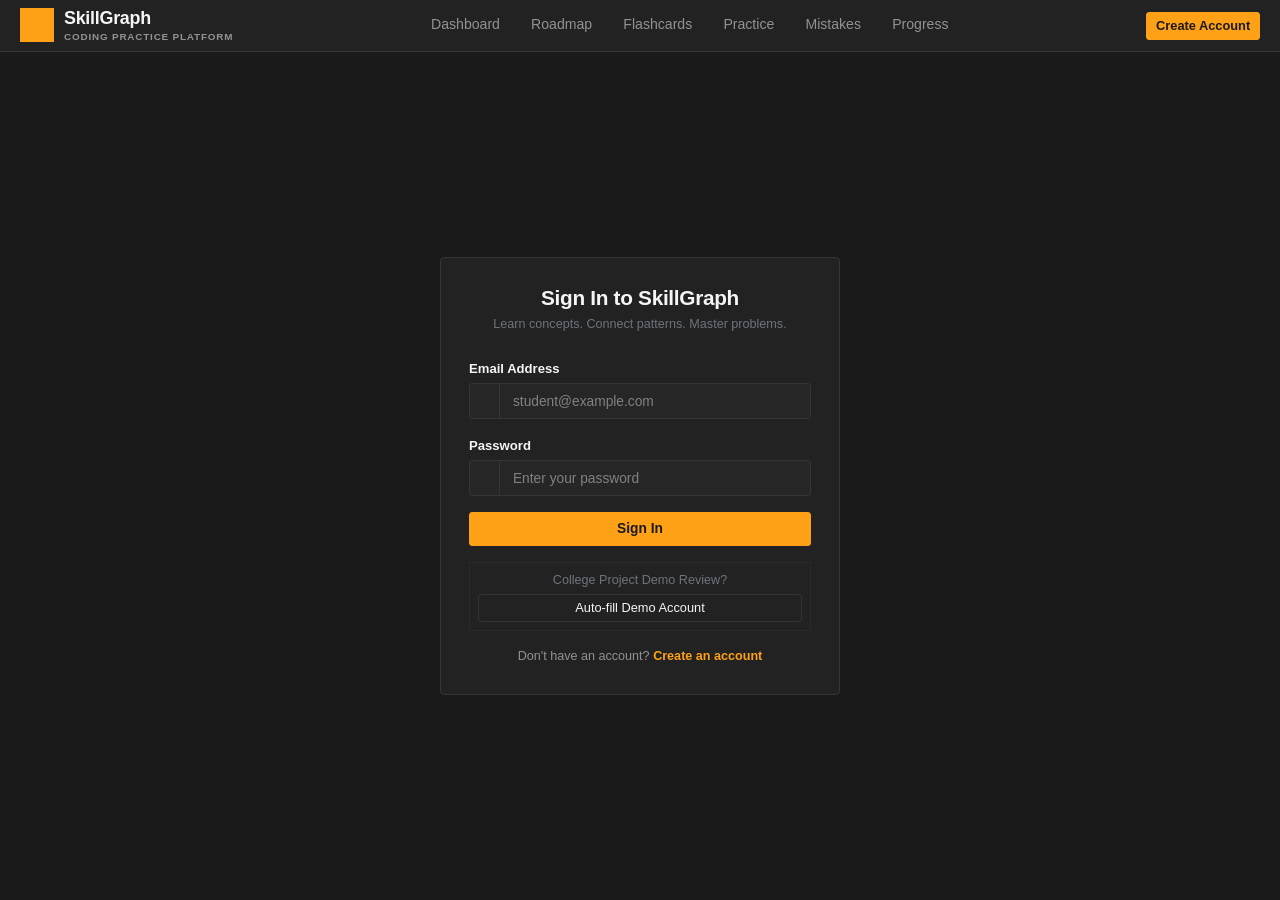
<file: index.html>
<!DOCTYPE html>
<html lang="en">
<head>
<meta charset="UTF-8">
<meta name="viewport" content="width=device-width,initial-scale=1">
<title>Dashboard | SkillGraph</title>
<link href="https://cdn.jsdelivr.net/npm/bootstrap@5.3.3/dist/css/bootstrap.min.css" rel="stylesheet">
<link href="https://cdn.jsdelivr.net/npm/bootstrap-icons@1.11.3/font/bootstrap-icons.min.css" rel="stylesheet">
<link href="style.css" rel="stylesheet">
</head>
<body>
<header class="app-header">
<div class="header-inner">
<a href="index.html" class="brand-link">
<div class="brand-icon"><i class="bi bi-graph-up-arrow"></i></div>
<div class="brand-text">
<span class="brand-name">SkillGraph</span>
<span class="brand-sub">CODING PRACTICE PLATFORM</span>
</div>
</a>
<nav class="header-nav" id="header-nav">
<a href="index.html" class="nav-link active">Dashboard</a>
<a href="roadmap.html" class="nav-link">Roadmap</a>
<a href="flashcards.html" class="nav-link">Flashcards</a>
<a href="practice.html" class="nav-link">Practice</a>
<a href="mistakes.html" class="nav-link">Mistakes</a>
<a href="progress.html" class="nav-link">Progress</a>
</nav>
<div class="header-right">
<a href="login.html" class="btn btn-primary btn-sm guest-only" style="display:none">Sign In</a>
<button class="btn btn-outline btn-sm logout-btn auth-only" type="button">Sign Out</button>
</div>
</div>
</header>

<main class="app-main" id="dashboard-content">
<div class="main-container">
<div class="d-flex justify-content-between align-items-center flex-wrap gap-2 mb-3">
<div>
<h2 class="fw-bold mb-1">Welcome, <span class="user-display-name">Student</span></h2>
<p class="text-secondary mb-0">Track your coding milestones, review flashcards, and master problem patterns.</p>
</div>
<div class="d-flex gap-2">
<a href="roadmap.html" class="btn btn-primary">Resume Learning</a>
<a href="practice.html" class="btn btn-outline">Record Problem</a>
</div>
</div>

<div class="row g-3 mb-3">
<div class="col-6 col-xl-3">
<div class="stat-card">
<div class="stat-icon accent"><i class="bi bi-check2-all"></i></div>
<div class="stat-data"><h3 id="stat-completed-tasks">0</h3><p>Completed Tasks</p></div>
</div>
</div>
<div class="col-6 col-xl-3">
<div class="stat-card">
<div class="stat-icon info"><i class="bi bi-list-task"></i></div>
<div class="stat-data"><h3 id="stat-remaining-tasks">0</h3><p>Remaining Tasks</p></div>
</div>
</div>
<div class="col-6 col-xl-3">
<div class="stat-card">
<div class="stat-icon success"><i class="bi bi-trophy"></i></div>
<div class="stat-data"><h3 id="stat-problems-solved">0</h3><p>Problems Solved</p></div>
</div>
</div>
<div class="col-6 col-xl-3">
<div class="stat-card">
<div class="stat-icon danger"><i class="bi bi-journal-x"></i></div>
<div class="stat-data"><h3 id="stat-pending-mistakes">0</h3><p>Pending Mistakes</p></div>
</div>
</div>
</div>

<div class="card mb-3">
<div class="d-flex justify-content-between align-items-center mb-2">
<h5 class="card-title mb-0">Overall Roadmap Completion</h5>
<span class="fs-4 fw-extrabold text-main" id="stat-completion-pct">0%</span>
</div>
<div class="progress">
<div class="progress-bar" id="stat-progress-bar" style="width:0%"></div>
</div>
</div>

<div class="row g-3 mb-3">
<div class="col-12 col-lg-7">
<div class="card h-100">
<div class="card-header">
<h5 class="card-title">Active Learning Tracks</h5>
<a href="roadmap.html" class="btn btn-outline btn-sm">View All</a>
</div>
<div id="dashboard-tracks-list"></div>
</div>
</div>
<div class="col-12 col-lg-5">
<div class="card mb-3">
<div class="card-header">
<h5 class="card-title">Recent Practice</h5>
<a href="practice.html" class="btn btn-outline btn-sm">Hub</a>
</div>
<div id="dashboard-recent-practice"></div>
</div>
<div class="card">
<div class="card-header">
<h5 class="card-title">Mistakes Journal</h5>
<a href="mistakes.html" class="btn btn-outline btn-sm">Journal</a>
</div>
<div id="dashboard-recent-mistakes"></div>
</div>
</div>
</div>

<div class="card">
<h5 class="card-title mb-3">External Coding Platforms</h5>
<div class="platform-quick-links">
<a href="https://leetcode.com/problemset/all/" target="_blank" rel="noopener noreferrer" class="platform-card">LeetCode</a>
<a href="https://www.hackerrank.com/dashboard" target="_blank" rel="noopener noreferrer" class="platform-card">HackerRank</a>
<a href="https://www.codechef.com/practice" target="_blank" rel="noopener noreferrer" class="platform-card">CodeChef</a>
<a href="https://www.geeksforgeeks.org/" target="_blank" rel="noopener noreferrer" class="platform-card">GeeksforGeeks</a>
</div>
</div>
</div>
</main>

<div id="toast-container"></div>
<script src="https://cdn.jsdelivr.net/npm/bootstrap@5.3.3/dist/js/bootstrap.bundle.min.js"></script>
<script src="script.js"></script>
</body>
</html>
</file>
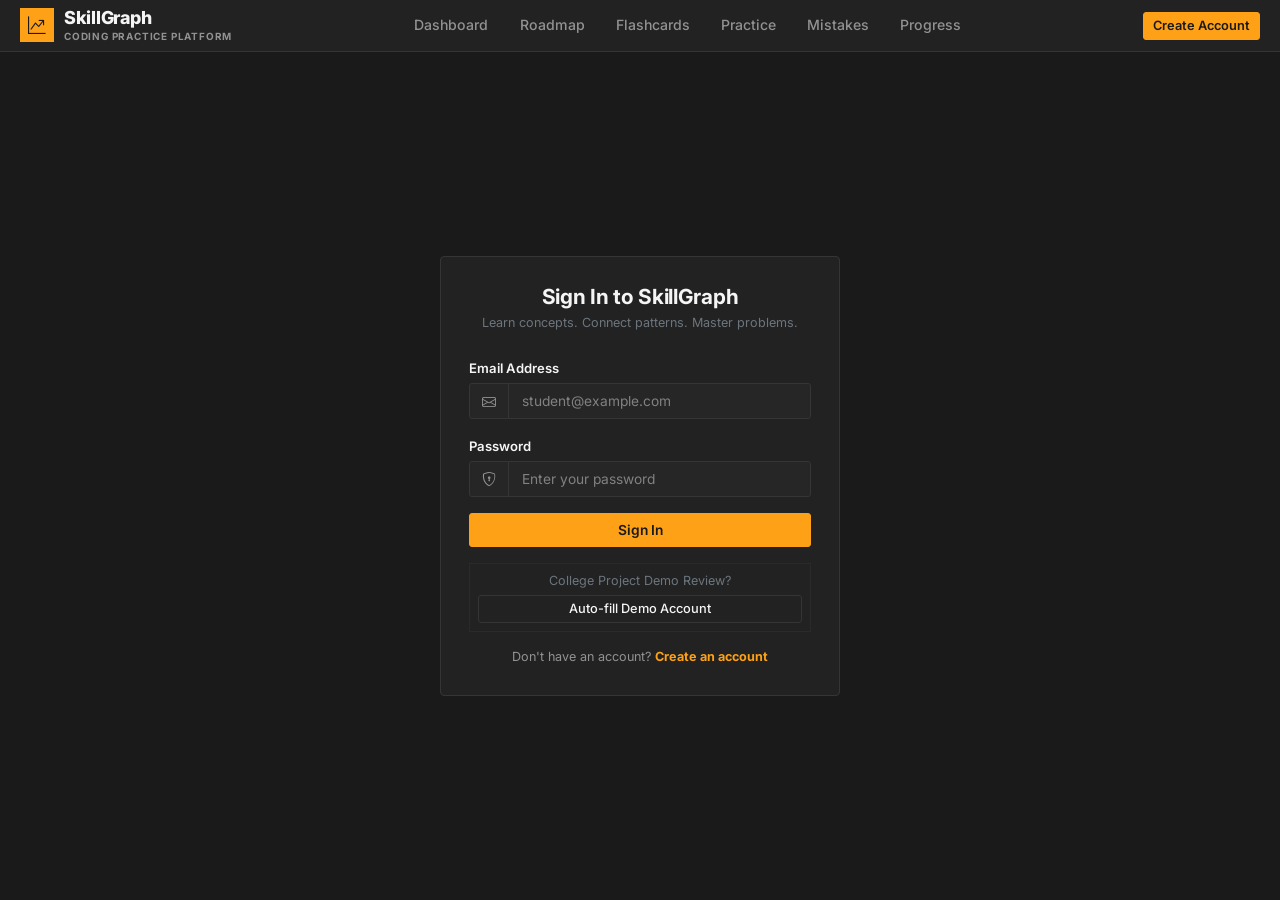
<file: flashcards.html>
<!DOCTYPE html>
<html lang="en">
<head>
  <meta charset="UTF-8">
  <meta name="viewport" content="width=device-width, initial-scale=1.0">
  <title>Flashcards — SkillGraph</title>
  <meta name="description" content="Review DSA and coding concepts with interactive 3D flashcards.">
  <link rel="preconnect" href="https://fonts.googleapis.com">
  <link rel="preconnect" href="https://fonts.gstatic.com" crossorigin>
  <link href="https://fonts.googleapis.com/css2?family=Inter:wght@400;500;600;700;800&family=Fira+Code:wght@400;500&display=swap" rel="stylesheet">
  <link href="https://cdn.jsdelivr.net/npm/bootstrap@5.3.3/dist/css/bootstrap.min.css" rel="stylesheet">
  <link href="https://cdn.jsdelivr.net/npm/bootstrap-icons@1.11.3/font/bootstrap-icons.min.css" rel="stylesheet">
  <link rel="stylesheet" href="style.css">
</head>
<body>
  <header class="app-header">
    <div class="header-inner">
      <div class="header-left">
        <button class="mobile-nav-toggle" id="mobile-nav-toggle" aria-label="Toggle Navigation"><i class="bi bi-list"></i></button>
        <a href="index.html" class="brand-link">
          <div class="brand-icon"><i class="bi bi-graph-up-arrow"></i></div>
          <div class="brand-text">
            <span class="brand-name">SkillGraph</span>
            <span class="brand-sub">CODING PRACTICE PLATFORM</span>
          </div>
        </a>
      </div>
      <nav class="header-nav" id="header-nav">
        <a href="index.html" class="nav-link">Dashboard</a>
        <a href="roadmap.html" class="nav-link">Roadmap</a>
        <a href="flashcards.html" class="nav-link active">Flashcards</a>
        <a href="practice.html" class="nav-link">Practice</a>
        <a href="mistakes.html" class="nav-link">Mistakes</a>
        <a href="progress.html" class="nav-link">Progress</a>
      </nav>
      <div class="header-right">
        <button class="btn btn-outline btn-sm logout-btn auth-only" type="button">Sign Out</button>
        <a href="login.html" class="btn btn-primary btn-sm guest-only" style="display:none;">Sign In</a>
      </div>
    </div>
  </header>

  <main class="app-main">
    <div class="main-container">
      <div class="d-flex justify-content-between align-items-center flex-wrap gap-2 mb-3">
        <div>
          <h2 class="fw-bold mb-1">Flashcards Revision</h2>
          <p class="text-secondary mb-0">Revise core DSA patterns and computer science fundamentals.</p>
        </div>
        <button class="btn btn-primary" type="button" data-bs-toggle="modal" data-bs-target="#addFlashcardModal">+ Add Flashcard</button>
      </div>

      <div class="row g-3 mb-3">
        <div class="col-12 col-md-4">
          <div class="stat-card">
            <div class="stat-icon info"><i class="bi bi-card-text"></i></div>
            <div class="stat-data">
              <h3 id="cards-total-count">0</h3>
              <p>Total Cards</p>
            </div>
          </div>
        </div>
        <div class="col-12 col-md-4">
          <div class="stat-card">
            <div class="stat-icon success"><i class="bi bi-check2-circle"></i></div>
            <div class="stat-data">
              <h3 id="cards-reviewed-count" class="text-success">0</h3>
              <p>Reviewed</p>
            </div>
          </div>
        </div>
        <div class="col-12 col-md-4">
          <div class="stat-card">
            <div class="stat-icon accent"><i class="bi bi-hourglass-split"></i></div>
            <div class="stat-data">
              <h3 id="cards-remaining-count" class="text-warning">0</h3>
              <p>Remaining</p>
            </div>
          </div>
        </div>
      </div>

      <div class="card p-3 mb-3" aria-label="Filter flashcards">
        <div class="row g-3 align-items-end">
          <div class="col-12 col-md-6">
            <label class="form-label text-secondary small fw-semibold text-uppercase mb-1" for="flashcard-cat-filter">Category</label>
            <select class="form-select" id="flashcard-cat-filter">
              <option value="">All Categories</option>
            </select>
          </div>
          <div class="col-12 col-md-6">
            <label class="form-label text-secondary small fw-semibold text-uppercase mb-1" for="flashcard-status-filter">Review Status</label>
            <select class="form-select" id="flashcard-status-filter">
              <option value="all">All Flashcards</option>
              <option value="reviewed">Reviewed Only</option>
              <option value="unreviewed">Not Reviewed Yet</option>
            </select>
          </div>
        </div>
      </div>

      <div id="flashcard-empty-state" class="empty-state card" style="display:none;">
        <i class="bi bi-card-text"></i>
        <h4>No Flashcards Found</h4>
        <p>No cards match your filter. Try choosing "All Categories" or add a new card.</p>
      </div>

      <div id="flashcard-active-view" class="mx-auto" style="max-width: 680px;">
        <div class="flashcard-scene mb-3" style="max-width: 100%;">
          <div class="flashcard-object" id="flashcard-object">
            <div class="flashcard-face flashcard-face-front">
              <div class="d-flex justify-content-between align-items-center">
                <span class="badge badge-starter" id="flashcard-category-badge">General</span>
                <span class="badge" id="flashcard-status-badge">Not Reviewed</span>
              </div>
              <div class="flashcard-content-text" id="flashcard-front-text">Question</div>
              <span class="flashcard-hint"><i class="bi bi-arrow-repeat"></i> Click card or Flip button to reveal answer</span>
            </div>
            <div class="flashcard-face flashcard-face-back">
              <div class="d-flex justify-content-between align-items-center">
                <span class="badge badge-starter" id="flashcard-back-category">General</span>
                <div id="flashcard-card-actions"></div>
              </div>
              <div class="flashcard-content-text" id="flashcard-back-text">Answer</div>
              <span class="flashcard-hint"><i class="bi bi-arrow-repeat"></i> Click card to flip back</span>
            </div>
          </div>
        </div>

        <div class="card p-3">
          <div class="d-flex justify-content-between align-items-center flex-wrap gap-2">
            <div class="d-flex gap-2">
              <button class="btn btn-outline btn-sm" id="flashcard-prev-btn" type="button"><i class="bi bi-chevron-left"></i> Previous</button>
              <button class="btn btn-outline btn-sm" id="flashcard-next-btn" type="button">Next <i class="bi bi-chevron-right"></i></button>
            </div>
            <span class="small fw-semibold text-secondary" id="flashcard-counter">Card 0 of 0</span>
            <div class="d-flex gap-2">
              <button class="btn btn-outline btn-sm" id="flashcard-flip-btn" type="button"><i class="bi bi-arrow-repeat"></i> Flip Card</button>
              <button class="btn btn-primary btn-sm" id="flashcard-review-btn" type="button"><i class="bi bi-check2"></i> Mark as Reviewed</button>
            </div>
          </div>
        </div>
      </div>
    </div>
  </main>

  <div class="modal fade" id="addFlashcardModal" tabindex="-1" aria-hidden="true">
    <div class="modal-dialog">
      <div class="modal-content">
        <form id="form-add-flashcard">
          <div class="modal-header">
            <h5 class="modal-title fw-bold">Add Custom Flashcard</h5>
            <button type="button" class="btn-close" data-bs-dismiss="modal" aria-label="Close"></button>
          </div>
          <div class="modal-body">
            <div class="mb-3">
              <label for="add-card-category" class="form-label">Category</label>
              <input type="text" class="form-control" id="add-card-category" placeholder="e.g. Java, Trees, Dynamic Programming" required>
            </div>
            <div class="mb-3">
              <label for="add-card-question" class="form-label">Question / Concept</label>
              <textarea class="form-control" id="add-card-question" rows="3" placeholder="Enter the prompt or question..." required></textarea>
            </div>
            <div class="mb-3">
              <label for="add-card-answer" class="form-label">Answer / Explanation</label>
              <textarea class="form-control" id="add-card-answer" rows="4" placeholder="Enter the key takeaway or explanation..." required></textarea>
            </div>
          </div>
          <div class="modal-footer">
            <button type="button" class="btn btn-outline" data-bs-dismiss="modal">Cancel</button>
            <button type="submit" class="btn btn-primary">Save Flashcard</button>
          </div>
        </form>
      </div>
    </div>
  </div>

  <div class="modal fade" id="editFlashcardModal" tabindex="-1" aria-hidden="true">
    <div class="modal-dialog">
      <div class="modal-content">
        <form id="form-edit-flashcard">
          <div class="modal-header">
            <h5 class="modal-title fw-bold">Edit Flashcard</h5>
            <button type="button" class="btn-close" data-bs-dismiss="modal" aria-label="Close"></button>
          </div>
          <div class="modal-body">
            <input type="hidden" id="edit-card-id">
            <div class="mb-3">
              <label for="edit-card-category" class="form-label">Category</label>
              <input type="text" class="form-control" id="edit-card-category" required>
            </div>
            <div class="mb-3">
              <label for="edit-card-question" class="form-label">Question / Concept</label>
              <textarea class="form-control" id="edit-card-question" rows="3" required></textarea>
            </div>
            <div class="mb-3">
              <label for="edit-card-answer" class="form-label">Answer / Explanation</label>
              <textarea class="form-control" id="edit-card-answer" rows="4" required></textarea>
            </div>
          </div>
          <div class="modal-footer">
            <button type="button" class="btn btn-outline" data-bs-dismiss="modal">Cancel</button>
            <button type="submit" class="btn btn-primary">Save Changes</button>
          </div>
        </form>
      </div>
    </div>
  </div>

  <div id="toast-container"></div>
  <script src="https://cdn.jsdelivr.net/npm/bootstrap@5.3.3/dist/js/bootstrap.bundle.min.js"></script>
  <script src="script.js"></script>
</body>
</html>
</file>
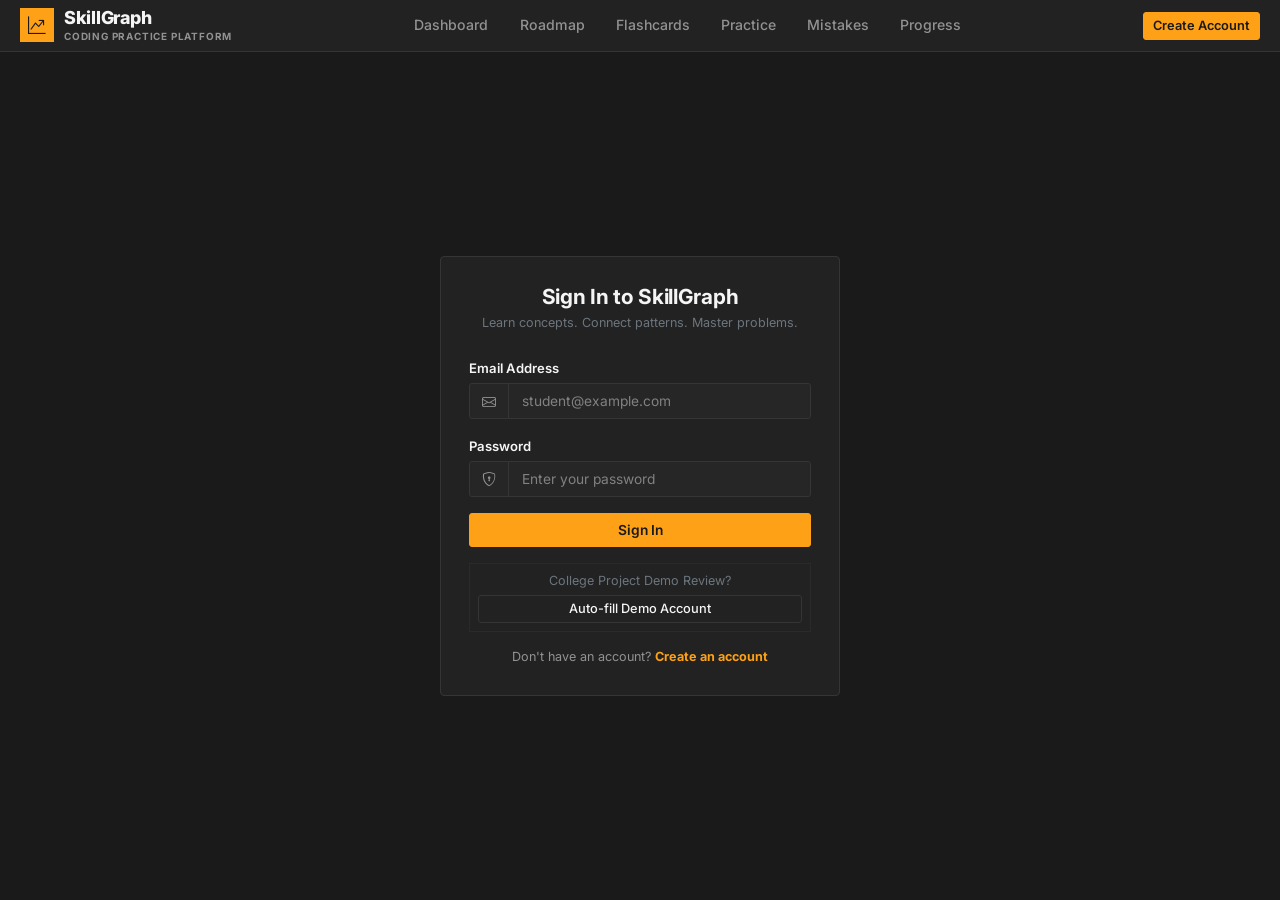
<file: login.html>
<!DOCTYPE html>
<html lang="en">
<head>
  <meta charset="UTF-8">
  <meta name="viewport" content="width=device-width, initial-scale=1.0">
  <title>Sign In — SkillGraph</title>
  <meta name="description" content="Sign in to SkillGraph to track your DSA roadmaps, coding practice, flashcards, and mistakes journal.">
  <link rel="preconnect" href="https://fonts.googleapis.com">
  <link rel="preconnect" href="https://fonts.gstatic.com" crossorigin>
  <link href="https://fonts.googleapis.com/css2?family=Inter:wght@400;500;600;700;800&family=Fira+Code:wght@400;500&display=swap" rel="stylesheet">
  <link href="https://cdn.jsdelivr.net/npm/bootstrap@5.3.3/dist/css/bootstrap.min.css" rel="stylesheet">
  <link href="https://cdn.jsdelivr.net/npm/bootstrap-icons@1.11.3/font/bootstrap-icons.min.css" rel="stylesheet">
  <link rel="stylesheet" href="style.css">
</head>
<body>
  <header class="app-header">
    <div class="header-inner">
      <div class="header-left">
        <button class="mobile-nav-toggle" id="mobile-nav-toggle" aria-label="Toggle Navigation"><i class="bi bi-list"></i></button>
        <a href="index.html" class="brand-link">
          <div class="brand-icon"><i class="bi bi-graph-up-arrow"></i></div>
          <div class="brand-text">
            <span class="brand-name">SkillGraph</span>
            <span class="brand-sub">CODING PRACTICE PLATFORM</span>
          </div>
        </a>
      </div>
      <nav class="header-nav" id="header-nav">
        <a href="index.html" class="nav-link">Dashboard</a>
        <a href="roadmap.html" class="nav-link">Roadmap</a>
        <a href="flashcards.html" class="nav-link">Flashcards</a>
        <a href="practice.html" class="nav-link">Practice</a>
        <a href="mistakes.html" class="nav-link">Mistakes</a>
        <a href="progress.html" class="nav-link">Progress</a>
      </nav>
      <div class="header-right">
        <button class="btn btn-outline btn-sm logout-btn auth-only" type="button" style="display:none;">Sign Out</button>
        <a href="register.html" class="btn btn-primary btn-sm guest-only">Create Account</a>
      </div>
    </div>
  </header>

  <main class="auth-wrapper">
    <div class="auth-card">
      <div class="auth-brand">
        <h2 class="fw-bold mb-1">Sign In to SkillGraph</h2>
        <p class="small text-secondary mb-0">Learn concepts. Connect patterns. Master problems.</p>
      </div>

      <form id="login-form">
        <div class="mb-3">
          <label for="email" class="form-label">Email Address</label>
          <div class="input-group">
            <span class="input-group-text"><i class="bi bi-envelope"></i></span>
            <input type="email" class="form-control" id="email" placeholder="student@example.com" required autocomplete="email">
          </div>
        </div>

        <div class="mb-3">
          <label for="password" class="form-label mb-1">Password</label>
          <div class="input-group">
            <span class="input-group-text"><i class="bi bi-shield-lock"></i></span>
            <input type="password" class="form-control" id="password" placeholder="Enter your password" required autocomplete="current-password">
          </div>
        </div>

        <button type="submit" class="btn btn-primary w-100 justify-content-center py-2 mb-3">Sign In</button>

        <div class="p-2 mb-3 bg-card-subtle border border-subtle text-center">
          <small class="text-secondary d-block mb-1">College Project Demo Review?</small>
          <button type="button" id="demo-fill-btn" class="btn btn-outline btn-sm w-100 justify-content-center">Auto-fill Demo Account</button>
        </div>

        <p class="text-center small mb-0">Don't have an account? <a href="register.html" class="fw-bold">Create an account</a></p>
      </form>
    </div>
  </main>

  <div id="toast-container"></div>
  <script src="https://cdn.jsdelivr.net/npm/bootstrap@5.3.3/dist/js/bootstrap.bundle.min.js"></script>
  <script src="script.js"></script>
</body>
</html>
</file>
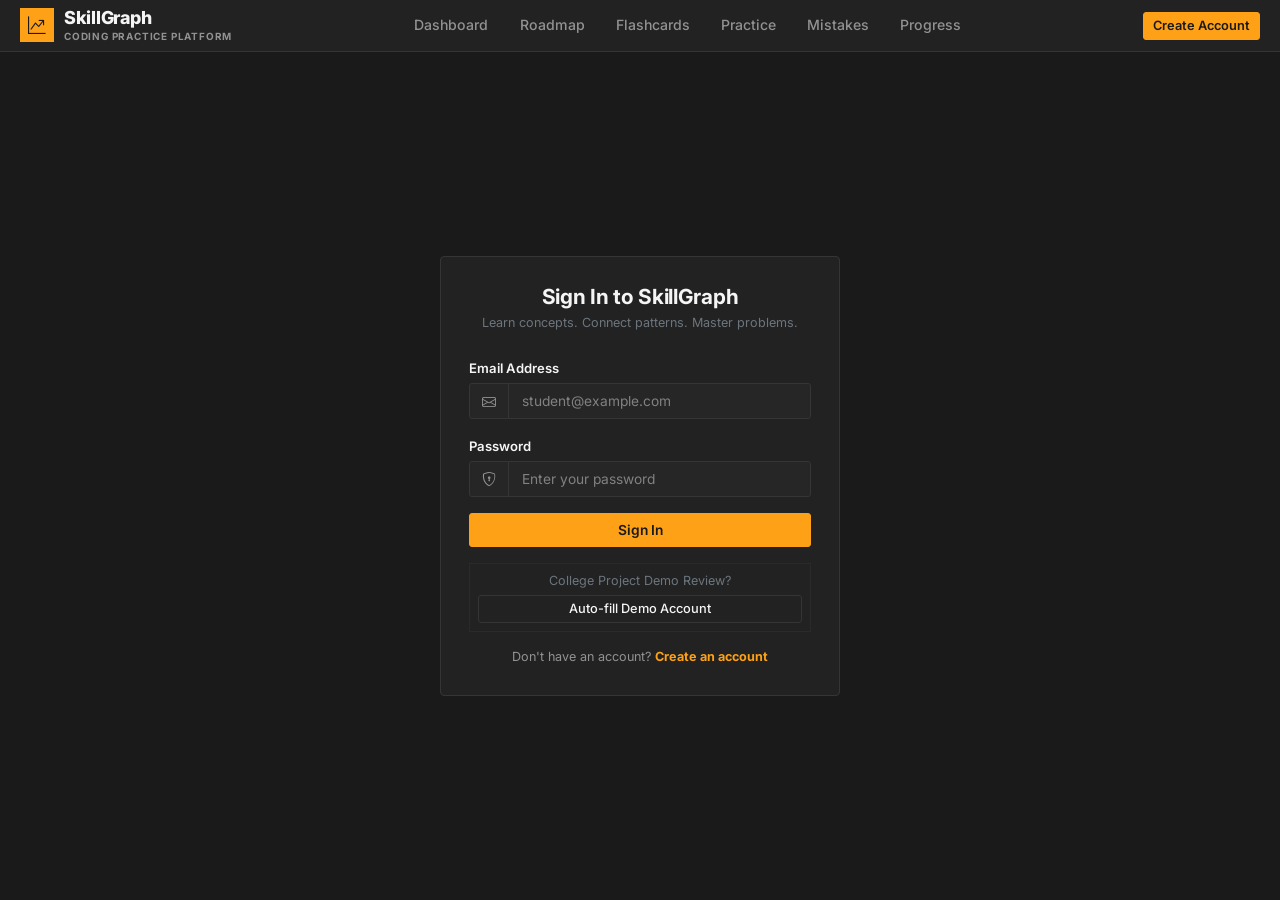
<file: mistakes.html>
<!DOCTYPE html>
<html lang="en">
<head>
  <meta charset="UTF-8">
  <meta name="viewport" content="width=device-width, initial-scale=1.0">
  <title>Mistake Journal — SkillGraph</title>
  <link rel="preconnect" href="https://fonts.googleapis.com">
  <link rel="preconnect" href="https://fonts.gstatic.com" crossorigin>
  <link href="https://fonts.googleapis.com/css2?family=Inter:wght@400;500;600;700;800&family=Fira+Code:wght@400;500&display=swap" rel="stylesheet">
  <link href="https://cdn.jsdelivr.net/npm/bootstrap@5.3.3/dist/css/bootstrap.min.css" rel="stylesheet">
  <link href="https://cdn.jsdelivr.net/npm/bootstrap-icons@1.11.3/font/bootstrap-icons.min.css" rel="stylesheet">
  <link rel="stylesheet" href="style.css">
</head>
<body>
  <header class="app-header">
    <div class="header-inner">
      <div class="header-left">
        <button class="mobile-nav-toggle" id="mobile-nav-toggle" type="button" aria-label="Toggle Navigation"><i class="bi bi-list"></i></button>
        <a href="index.html" class="brand-link">
          <div class="brand-icon"><i class="bi bi-graph-up-arrow"></i></div>
          <div class="brand-text">
            <span class="brand-name">SkillGraph</span>
            <span class="brand-sub">CODING PRACTICE PLATFORM</span>
          </div>
        </a>
      </div>
      <nav class="header-nav" id="header-nav">
        <a href="index.html" class="nav-link">Dashboard</a>
        <a href="roadmap.html" class="nav-link">Roadmap</a>
        <a href="flashcards.html" class="nav-link">Flashcards</a>
        <a href="practice.html" class="nav-link">Practice</a>
        <a href="mistakes.html" class="nav-link active">Mistakes</a>
        <a href="progress.html" class="nav-link">Progress</a>
      </nav>
      <div class="header-right">
        <button class="btn btn-outline btn-sm logout-btn auth-only" type="button">Sign Out</button>
        <a href="login.html" class="btn btn-primary btn-sm guest-only" style="display:none;">Sign In</a>
      </div>
    </div>
  </header>

  <main class="app-main">
    <div class="main-container">
      <div class="d-flex justify-content-between align-items-center flex-wrap gap-2 mb-3">
        <div>
          <h2 class="fw-bold mb-1">Mistake &amp; Revision Journal</h2>
          <p class="text-secondary mb-0">Learn from failed attempts. Record fixes. Avoid repeating bugs.</p>
        </div>
        <button class="btn btn-primary" type="button" data-bs-toggle="modal" data-bs-target="#addMistakeModal">+ Log Mistake</button>
      </div>

      <div class="row g-3 mb-3">
        <div class="col-12 col-md-4">
          <div class="stat-card">
            <div class="stat-icon info"><i class="bi bi-journal-code"></i></div>
            <div class="stat-data">
              <h3 id="mistakes-total-count">0</h3>
              <p>Total Entries</p>
            </div>
          </div>
        </div>
        <div class="col-12 col-md-4">
          <div class="stat-card">
            <div class="stat-icon danger"><i class="bi bi-exclamation-triangle"></i></div>
            <div class="stat-data">
              <h3 id="mistakes-pending-count" class="text-danger">0</h3>
              <p>Pending Revision</p>
            </div>
          </div>
        </div>
        <div class="col-12 col-md-4">
          <div class="stat-card">
            <div class="stat-icon success"><i class="bi bi-check2-all"></i></div>
            <div class="stat-data">
              <h3 id="mistakes-revised-count" class="text-success">0</h3>
              <p>Successfully Revised</p>
            </div>
          </div>
        </div>
      </div>

      <div class="card p-3 mb-3" aria-label="Filter mistake entries">
        <div class="row g-3 align-items-center">
          <div class="col-12 col-md-8">
            <label class="visually-hidden" for="filter-mistakes-search">Search mistakes</label>
            <div class="input-group">
              <span class="input-group-text"><i class="bi bi-search"></i></span>
              <input type="search" class="form-control" id="filter-mistakes-search" placeholder="Search by problem title or keyword..." autocomplete="off">
            </div>
          </div>
          <div class="col-12 col-md-4">
            <label class="visually-hidden" for="filter-mistakes-status">Filter by revision status</label>
            <select class="form-select" id="filter-mistakes-status">
              <option value="all">All Statuses</option>
              <option value="0">Pending Revision</option>
              <option value="1">Revised</option>
            </select>
          </div>
        </div>
      </div>

      <div id="mistakes-container"></div>
      <div id="mistakes-empty-state" class="empty-state card" style="display:none;">
        <i class="bi bi-journal-check"></i>
        <h4>No mistake notes found</h4>
        <p>Log tricky edge cases or runtime exceptions to improve your coding practice.</p>
      </div>
    </div>
  </main>

  <div class="modal fade" id="addMistakeModal" tabindex="-1" aria-labelledby="addMistakeModalLabel" aria-hidden="true">
    <div class="modal-dialog modal-lg modal-dialog-scrollable">
      <div class="modal-content">
        <form id="form-add-mistake">
          <div class="modal-header">
            <h5 class="modal-title fw-bold" id="addMistakeModalLabel">Log Mistake &amp; Revision Note</h5>
            <button type="button" class="btn-close" data-bs-dismiss="modal" aria-label="Close"></button>
          </div>
          <div class="modal-body">
            <div class="row g-2 mb-3">
              <div class="col-12 col-md-8">
                <label class="form-label" for="add-mistake-title">Problem or topic title</label>
                <input type="text" class="form-control" id="add-mistake-title" placeholder="e.g. Integer Overflow in Binary Search" maxlength="180" required>
              </div>
              <div class="col-12 col-md-4">
                <label class="form-label" for="add-mistake-lang">Language</label>
                <select class="form-select" id="add-mistake-lang" required>
                  <option value="Java">Java</option>
                  <option value="C++">C++</option>
                  <option value="Python">Python</option>
                  <option value="JavaScript">JavaScript</option>
                  <option value="General">General</option>
                </select>
              </div>
            </div>
            <div class="mb-3">
              <label class="form-label text-danger" for="add-mistake-desc">What Went Wrong</label>
              <textarea class="form-control" id="add-mistake-desc" rows="4" placeholder="Describe the error, incorrect assumption, or failed test case." required></textarea>
            </div>
            <div class="mb-3">
              <label class="form-label text-success" for="add-mistake-correct">Correct Approach</label>
              <textarea class="form-control" id="add-mistake-correct" rows="4" placeholder="Explain the corrected logic and how to avoid the mistake next time." required></textarea>
            </div>
            <div class="mb-1">
              <label class="form-label" for="add-mistake-revised">Revision status</label>
              <select class="form-select" id="add-mistake-revised">
                <option value="0">Pending Revision</option>
                <option value="1">Already Revised</option>
              </select>
            </div>
          </div>
          <div class="modal-footer">
            <button type="button" class="btn btn-outline" data-bs-dismiss="modal">Cancel</button>
            <button type="submit" class="btn btn-primary">Save Note</button>
          </div>
        </form>
      </div>
    </div>
  </div>

  <div class="modal fade" id="editMistakeModal" tabindex="-1" aria-labelledby="editMistakeModalLabel" aria-hidden="true">
    <div class="modal-dialog modal-lg modal-dialog-scrollable">
      <div class="modal-content">
        <form id="form-edit-mistake">
          <div class="modal-header">
            <h5 class="modal-title fw-bold" id="editMistakeModalLabel">Edit Mistake Entry</h5>
            <button type="button" class="btn-close" data-bs-dismiss="modal" aria-label="Close"></button>
          </div>
          <div class="modal-body">
            <input type="hidden" id="edit-mistake-id">
            <div class="row g-2 mb-3">
              <div class="col-12 col-md-8">
                <label class="form-label" for="edit-mistake-title">Problem or topic title</label>
                <input type="text" class="form-control" id="edit-mistake-title" maxlength="180" required>
              </div>
              <div class="col-12 col-md-4">
                <label class="form-label" for="edit-mistake-lang">Language</label>
                <select class="form-select" id="edit-mistake-lang" required>
                  <option value="Java">Java</option>
                  <option value="C++">C++</option>
                  <option value="Python">Python</option>
                  <option value="JavaScript">JavaScript</option>
                  <option value="General">General</option>
                </select>
              </div>
            </div>
            <div class="mb-3">
              <label class="form-label text-danger" for="edit-mistake-desc">What Went Wrong</label>
              <textarea class="form-control" id="edit-mistake-desc" rows="4" required></textarea>
            </div>
            <div class="mb-3">
              <label class="form-label text-success" for="edit-mistake-correct">Correct Approach</label>
              <textarea class="form-control" id="edit-mistake-correct" rows="4" required></textarea>
            </div>
            <div class="mb-1">
              <label class="form-label" for="edit-mistake-revised">Revision status</label>
              <select class="form-select" id="edit-mistake-revised">
                <option value="0">Pending Revision</option>
                <option value="1">Revised</option>
              </select>
            </div>
          </div>
          <div class="modal-footer">
            <button type="button" class="btn btn-outline" data-bs-dismiss="modal">Cancel</button>
            <button type="submit" class="btn btn-primary">Save Changes</button>
          </div>
        </form>
      </div>
    </div>
  </div>

  <div id="toast-container"></div>
  <script src="https://cdn.jsdelivr.net/npm/bootstrap@5.3.3/dist/js/bootstrap.bundle.min.js"></script>
  <script src="script.js"></script>
</body>
</html>
</file>
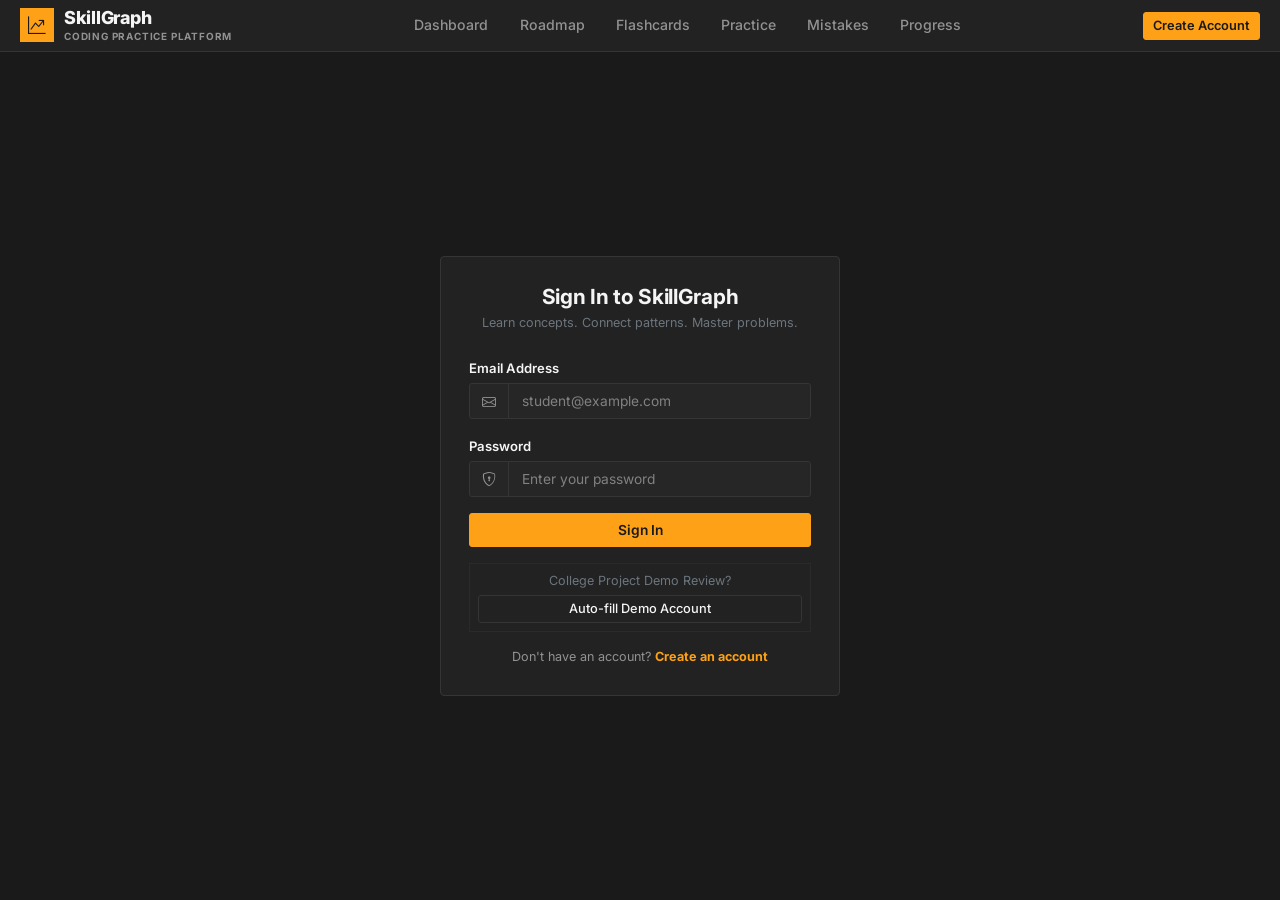
<file: practice.html>
<!DOCTYPE html>
<html lang="en">
<head>
  <meta charset="UTF-8">
  <meta name="viewport" content="width=device-width, initial-scale=1.0">
  <title>Practice Hub — SkillGraph</title>
  <meta name="description" content="Organize coding practice problems and track your solving progress across platforms.">
  <link rel="preconnect" href="https://fonts.googleapis.com">
  <link rel="preconnect" href="https://fonts.gstatic.com" crossorigin>
  <link href="https://fonts.googleapis.com/css2?family=Inter:wght@400;500;600;700;800&family=Fira+Code:wght@400;500&display=swap" rel="stylesheet">
  <link href="https://cdn.jsdelivr.net/npm/bootstrap@5.3.3/dist/css/bootstrap.min.css" rel="stylesheet">
  <link href="https://cdn.jsdelivr.net/npm/bootstrap-icons@1.11.3/font/bootstrap-icons.min.css" rel="stylesheet">
  <link rel="stylesheet" href="style.css">
</head>
<body>
  <header class="app-header">
    <div class="header-inner">
      <div class="header-left">
        <button class="mobile-nav-toggle" id="mobile-nav-toggle" aria-label="Toggle Navigation"><i class="bi bi-list"></i></button>
        <a href="index.html" class="brand-link">
          <div class="brand-icon"><i class="bi bi-graph-up-arrow"></i></div>
          <div class="brand-text">
            <span class="brand-name">SkillGraph</span>
            <span class="brand-sub">CODING PRACTICE PLATFORM</span>
          </div>
        </a>
      </div>
      <nav class="header-nav" id="header-nav">
        <a href="index.html" class="nav-link">Dashboard</a>
        <a href="roadmap.html" class="nav-link">Roadmap</a>
        <a href="flashcards.html" class="nav-link">Flashcards</a>
        <a href="practice.html" class="nav-link active">Practice</a>
        <a href="mistakes.html" class="nav-link">Mistakes</a>
        <a href="progress.html" class="nav-link">Progress</a>
      </nav>
      <div class="header-right">
        <button class="btn btn-outline btn-sm logout-btn auth-only" type="button">Sign Out</button>
        <a href="login.html" class="btn btn-primary btn-sm guest-only" style="display:none;">Sign In</a>
      </div>
    </div>
  </header>

  <main class="app-main">
    <div class="main-container">
      <div class="d-flex justify-content-between align-items-center flex-wrap gap-2 mb-3">
        <div>
          <h2 class="fw-bold mb-1">Practice Hub</h2>
          <p class="text-secondary mb-0">Record and monitor your problem solving journey across coding platforms.</p>
        </div>
        <button class="btn btn-primary" type="button" data-bs-toggle="modal" data-bs-target="#addProblemModal">+ Add Problem</button>
      </div>

      <div class="row g-3 mb-3">
        <div class="col-6 col-md-3">
          <div class="stat-card">
            <div class="stat-icon info"><i class="bi bi-code-square"></i></div>
            <div class="stat-data">
              <h3 id="practice-total-count">0</h3>
              <p>Total Problems</p>
            </div>
          </div>
        </div>
        <div class="col-6 col-md-3">
          <div class="stat-card">
            <div class="stat-icon success"><i class="bi bi-check2-circle"></i></div>
            <div class="stat-data">
              <h3 id="practice-solved-count" class="text-success">0</h3>
              <p>Solved</p>
            </div>
          </div>
        </div>
        <div class="col-6 col-md-3">
          <div class="stat-card">
            <div class="stat-icon accent"><i class="bi bi-hourglass-split"></i></div>
            <div class="stat-data">
              <h3 id="practice-attempted-count" class="text-warning">0</h3>
              <p>Attempted</p>
            </div>
          </div>
        </div>
        <div class="col-6 col-md-3">
          <div class="stat-card">
            <div class="stat-icon" style="background:var(--bg-card-subtle);color:var(--text-secondary);border-color:var(--border-subtle);"><i class="bi bi-dash-circle"></i></div>
            <div class="stat-data">
              <h3 id="practice-unstarted-count">0</h3>
              <p>Unstarted</p>
            </div>
          </div>
        </div>
      </div>

      <div class="card p-3 mb-3" aria-label="Filter practice problems">
        <div class="row g-2">
          <div class="col-12 col-md-4">
            <label class="visually-hidden" for="filter-practice-search">Search</label>
            <div class="input-group">
              <span class="input-group-text"><i class="bi bi-search"></i></span>
              <input type="search" class="form-control" id="filter-practice-search" placeholder="Search by title..." autocomplete="off">
            </div>
          </div>
          <div class="col-4 col-md-2">
            <label class="visually-hidden" for="filter-practice-platform">Platform</label>
            <select class="form-select" id="filter-practice-platform">
              <option value="All">All Platforms</option>
              <option value="LeetCode">LeetCode</option>
              <option value="HackerRank">HackerRank</option>
              <option value="CodeChef">CodeChef</option>
              <option value="GeeksforGeeks">GeeksforGeeks</option>
              <option value="Other">Other</option>
            </select>
          </div>
          <div class="col-4 col-md-3">
            <label class="visually-hidden" for="filter-practice-difficulty">Difficulty</label>
            <select class="form-select" id="filter-practice-difficulty">
              <option value="All">All Difficulties</option>
              <option value="Easy">Easy</option>
              <option value="Medium">Medium</option>
              <option value="Hard">Hard</option>
            </select>
          </div>
          <div class="col-4 col-md-3">
            <label class="visually-hidden" for="filter-practice-status">Status</label>
            <select class="form-select" id="filter-practice-status">
              <option value="All">All Statuses</option>
              <option value="Solved">Solved</option>
              <option value="Attempted">Attempted</option>
              <option value="Unstarted">Unstarted</option>
            </select>
          </div>
        </div>
      </section>

      <div class="card p-0 mb-3 overflow-hidden">
        <div class="table-responsive">
          <table class="table mb-0">
            <thead>
              <tr>
                <th>Problem</th>
                <th>Platform</th>
                <th>Difficulty</th>
                <th>Status</th>
                <th style="width:130px">Actions</th>
              </tr>
            </thead>
            <tbody id="practice-records-tbody"></tbody>
          </table>
        </div>
        <div id="practice-empty-state" class="empty-state" style="display:none;">
          <i class="bi bi-code-slash"></i>
          <h4>No Problems Found</h4>
          <p>No practice records match your filter criteria. Click "+ Add Problem" to log one.</p>
        </div>
      </div>

      <div class="card">
        <h5 class="card-title mb-3">External Practice Platforms</h5>
        <div class="platform-quick-links">
          <a href="https://leetcode.com/problemset/all/" target="_blank" rel="noopener noreferrer" class="platform-card">
            <span>LeetCode</span><i class="bi bi-box-arrow-up-right small"></i>
          </a>
          <a href="https://www.hackerrank.com/dashboard" target="_blank" rel="noopener noreferrer" class="platform-card">
            <span>HackerRank</span><i class="bi bi-box-arrow-up-right small"></i>
          </a>
          <a href="https://www.codechef.com/practice" target="_blank" rel="noopener noreferrer" class="platform-card">
            <span>CodeChef</span><i class="bi bi-box-arrow-up-right small"></i>
          </a>
          <a href="https://www.geeksforgeeks.org/" target="_blank" rel="noopener noreferrer" class="platform-card">
            <span>GeeksforGeeks</span><i class="bi bi-box-arrow-up-right small"></i>
          </a>
        </div>
      </div>
    </div>
  </main>

  <div class="modal fade" id="addProblemModal" tabindex="-1" aria-hidden="true">
    <div class="modal-dialog">
      <div class="modal-content">
        <form id="form-add-problem">
          <div class="modal-header">
            <h5 class="modal-title fw-bold">Add Practice Problem</h5>
            <button type="button" class="btn-close" data-bs-dismiss="modal" aria-label="Close"></button>
          </div>
          <div class="modal-body">
            <div class="mb-3">
              <label for="add-problem-title" class="form-label">Problem Title</label>
              <input type="text" class="form-control" id="add-problem-title" placeholder="e.g. Two Sum" required>
            </div>
            <div class="row g-2 mb-3">
              <div class="col-6">
                <label for="add-problem-platform" class="form-label">Platform</label>
                <select class="form-select" id="add-problem-platform">
                  <option value="LeetCode">LeetCode</option>
                  <option value="HackerRank">HackerRank</option>
                  <option value="CodeChef">CodeChef</option>
                  <option value="GeeksforGeeks">GeeksforGeeks</option>
                  <option value="Other">Other</option>
                </select>
              </div>
              <div class="col-6">
                <label for="add-problem-difficulty" class="form-label">Difficulty</label>
                <select class="form-select" id="add-problem-difficulty">
                  <option value="Easy">Easy</option>
                  <option value="Medium">Medium</option>
                  <option value="Hard">Hard</option>
                </select>
              </div>
            </div>
            <div class="mb-3">
              <label for="add-problem-url" class="form-label">Problem URL</label>
              <input type="url" class="form-control" id="add-problem-url" placeholder="https://leetcode.com/problems/..." required>
            </div>
            <div class="mb-3">
              <label for="add-problem-status" class="form-label">Solving Status</label>
              <select class="form-select" id="add-problem-status">
                <option value="Solved">Solved</option>
                <option value="Attempted">Attempted</option>
                <option value="Unstarted">Unstarted</option>
              </select>
            </div>
            <div class="mb-3">
              <label for="add-problem-notes" class="form-label">Key Takeaway / Notes</label>
              <textarea class="form-control" id="add-problem-notes" rows="2" placeholder="Time complexity, edge cases, approach used..."></textarea>
            </div>
          </div>
          <div class="modal-footer">
            <button type="button" class="btn btn-outline" data-bs-dismiss="modal">Cancel</button>
            <button type="submit" class="btn btn-primary">Save Problem</button>
          </div>
        </form>
      </div>
    </div>
  </div>

  <div class="modal fade" id="editProblemModal" tabindex="-1" aria-hidden="true">
    <div class="modal-dialog">
      <div class="modal-content">
        <form id="form-edit-problem">
          <div class="modal-header">
            <h5 class="modal-title fw-bold">Edit Practice Problem</h5>
            <button type="button" class="btn-close" data-bs-dismiss="modal" aria-label="Close"></button>
          </div>
          <div class="modal-body">
            <input type="hidden" id="edit-problem-id">
            <div class="mb-3">
              <label for="edit-problem-title" class="form-label">Problem Title</label>
              <input type="text" class="form-control" id="edit-problem-title" required>
            </div>
            <div class="row g-2 mb-3">
              <div class="col-6">
                <label for="edit-problem-platform" class="form-label">Platform</label>
                <select class="form-select" id="edit-problem-platform">
                  <option value="LeetCode">LeetCode</option>
                  <option value="HackerRank">HackerRank</option>
                  <option value="CodeChef">CodeChef</option>
                  <option value="GeeksforGeeks">GeeksforGeeks</option>
                  <option value="Other">Other</option>
                </select>
              </div>
              <div class="col-6">
                <label for="edit-problem-difficulty" class="form-label">Difficulty</label>
                <select class="form-select" id="edit-problem-difficulty">
                  <option value="Easy">Easy</option>
                  <option value="Medium">Medium</option>
                  <option value="Hard">Hard</option>
                </select>
              </div>
            </div>
            <div class="mb-3">
              <label for="edit-problem-url" class="form-label">Problem URL</label>
              <input type="url" class="form-control" id="edit-problem-url" required>
            </div>
            <div class="mb-3">
              <label for="edit-problem-status" class="form-label">Solving Status</label>
              <select class="form-select" id="edit-problem-status">
                <option value="Solved">Solved</option>
                <option value="Attempted">Attempted</option>
                <option value="Unstarted">Unstarted</option>
              </select>
            </div>
            <div class="mb-3">
              <label for="edit-problem-notes" class="form-label">Key Takeaway / Notes</label>
              <textarea class="form-control" id="edit-problem-notes" rows="2"></textarea>
            </div>
          </div>
          <div class="modal-footer">
            <button type="button" class="btn btn-outline" data-bs-dismiss="modal">Cancel</button>
            <button type="submit" class="btn btn-primary">Save Changes</button>
          </div>
        </form>
      </div>
    </div>
  </div>

  <div id="toast-container"></div>
  <script src="https://cdn.jsdelivr.net/npm/bootstrap@5.3.3/dist/js/bootstrap.bundle.min.js"></script>
  <script src="script.js"></script>
</body>
</html>
</file>
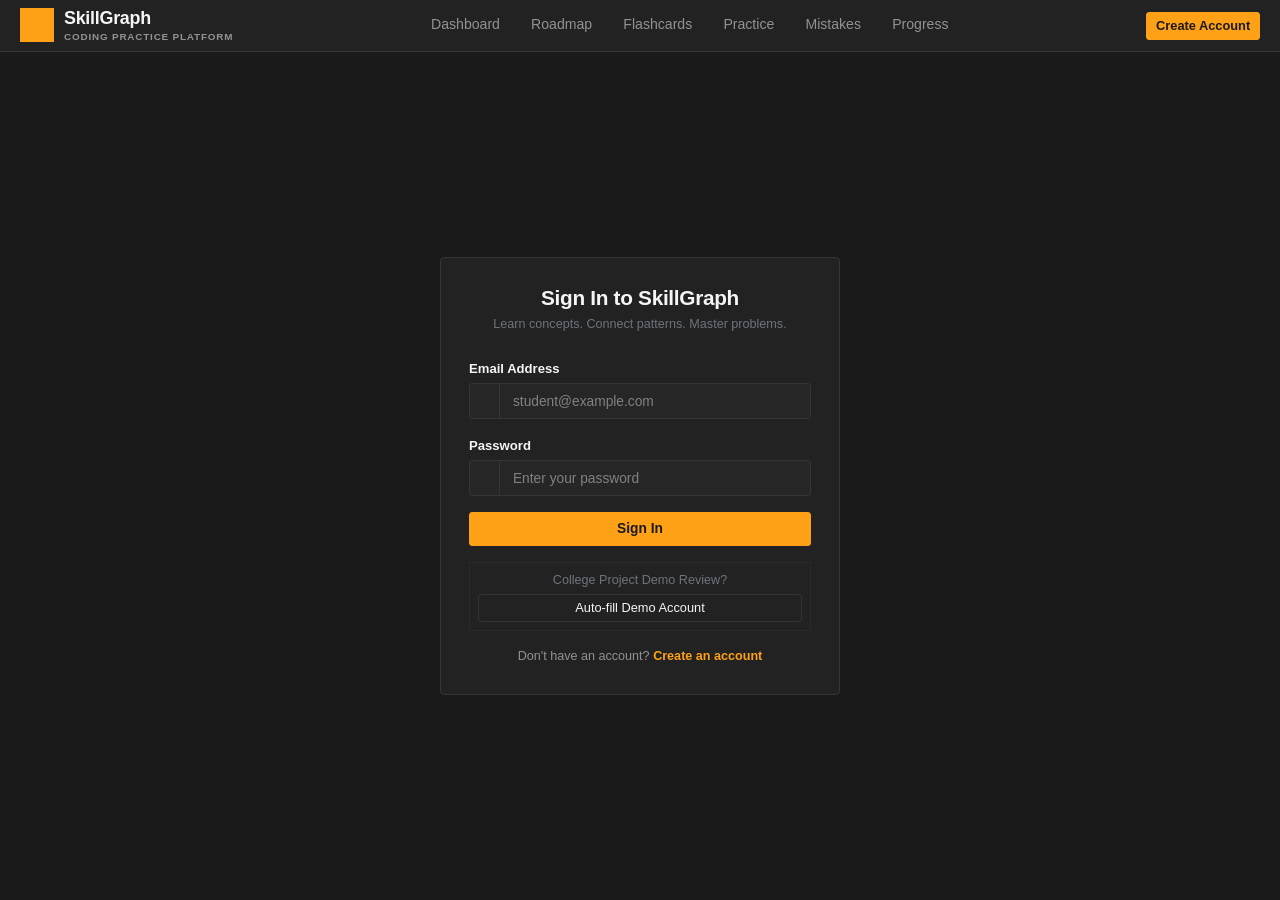
<file: progress.html>
<!DOCTYPE html>
<html lang="en">
<head>
  <meta charset="UTF-8">
  <meta name="viewport" content="width=device-width, initial-scale=1.0">
  <title>Progress Analytics — SkillGraph</title>
  <link rel="preconnect" href="https://fonts.googleapis.com">
  <link rel="preconnect" href="https://fonts.gstatic.com" crossorigin>
  <link href="https://fonts.googleapis.com/css2?family=Inter:wght@400;500;600;700;800&family=Fira+Code:wght@400;500&display=swap" rel="stylesheet">
  <link href="https://cdn.jsdelivr.net/npm/bootstrap@5.3.3/dist/css/bootstrap.min.css" rel="stylesheet">
  <link href="https://cdn.jsdelivr.net/npm/bootstrap-icons@1.11.3/font/bootstrap-icons.min.css" rel="stylesheet">
  <link rel="stylesheet" href="style.css">
</head>
<body>
  <header class="app-header">
    <div class="header-inner">
      <div class="header-left">
        <button class="mobile-nav-toggle" id="mobile-nav-toggle" type="button" aria-label="Toggle navigation"><i class="bi bi-list"></i></button>
        <a href="index.html" class="brand-link">
          <div class="brand-icon"><i class="bi bi-graph-up-arrow"></i></div>
          <div class="brand-text">
            <span class="brand-name">SkillGraph</span>
            <span class="brand-sub">CODING PRACTICE PLATFORM</span>
          </div>
        </a>
      </div>
      <nav class="header-nav" id="header-nav">
        <a href="index.html" class="nav-link">Dashboard</a>
        <a href="roadmap.html" class="nav-link">Roadmap</a>
        <a href="flashcards.html" class="nav-link">Flashcards</a>
        <a href="practice.html" class="nav-link">Practice</a>
        <a href="mistakes.html" class="nav-link">Mistakes</a>
        <a href="progress.html" class="nav-link active">Progress</a>
      </nav>
      <div class="header-right">
        <button class="btn btn-outline btn-sm logout-btn auth-only" type="button">Sign Out</button>
        <a href="login.html" class="btn btn-primary btn-sm guest-only" style="display:none;">Sign In</a>
      </div>
    </div>
  </header>

  <main class="app-main" id="progress-page-content">
    <div class="main-container">
      <div class="d-flex justify-content-between align-items-center flex-wrap gap-2 mb-3">
        <div>
          <h2 class="fw-bold mb-1">Preparation Analytics</h2>
          <p class="text-secondary mb-0">Track your roadmap completion, practice results, flashcards and revision progress.</p>
        </div>
        <a href="roadmap.html" class="btn btn-primary">Open Roadmap</a>
      </div>

      <div class="row g-3 mb-3">
        <div class="col-12 col-md-6">
          <section class="card h-100">
            <div class="d-flex justify-content-between align-items-center mb-1">
              <span class="badge badge-starter">Roadmap</span>
              <span class="fs-4 fw-bold text-main" id="prog-tasks-pct">0%</span>
            </div>
            <h5 class="fw-bold mb-3 text-main">Core Task Progress</h5>
            <div class="d-flex justify-content-between small text-secondary mb-2">
              <span><span id="prog-tasks-comp">0</span> completed</span>
              <span><span id="prog-tasks-total">0</span> total tasks</span>
            </div>
            <div class="progress" style="height:8px">
              <div class="progress-bar" id="prog-tasks-bar" style="width:0%"></div>
            </div>
          </section>
        </div>

        <div class="col-12 col-md-6">
          <section class="card h-100">
            <div class="d-flex justify-content-between align-items-center mb-1">
              <span class="badge badge-easy">Problem Solving</span>
              <span class="fs-4 fw-bold text-main" id="prog-practice-pct">0%</span>
            </div>
            <h5 class="fw-bold mb-3 text-main">Practice Problems Solved</h5>
            <div class="d-flex justify-content-between small text-secondary mb-2">
              <span><span id="prog-practice-solved">0</span> solved</span>
              <span><span id="prog-practice-total">0</span> total problems</span>
            </div>
            <div class="progress" style="height:8px">
              <div class="progress-bar" id="prog-practice-bar" style="width:0%;background-color:var(--status-easy)"></div>
            </div>
          </section>
        </div>
      </div>

      <div class="row g-3 mb-3">
        <div class="col-12 col-lg-6">
          <section class="card h-100">
            <h5 class="card-title mb-3">Problem Difficulty Breakdown</h5>

            <div class="mb-3">
              <div class="d-flex justify-content-between align-items-center mb-2">
                <span class="badge badge-easy">Easy</span>
                <span class="small fw-semibold text-main"><span id="diff-easy-solved">0</span> / <span id="diff-easy-total">0</span> solved</span>
              </div>
              <div class="progress">
                <div class="progress-bar" id="diff-easy-bar" style="width:0%;background-color:var(--status-easy)"></div>
              </div>
            </div>

            <div class="mb-3">
              <div class="d-flex justify-content-between align-items-center mb-2">
                <span class="badge badge-medium">Medium</span>
                <span class="small fw-semibold text-main"><span id="diff-medium-solved">0</span> / <span id="diff-medium-total">0</span> solved</span>
              </div>
              <div class="progress">
                <div class="progress-bar" id="diff-medium-bar" style="width:0%;background-color:var(--status-medium)"></div>
              </div>
            </div>

            <div>
              <div class="d-flex justify-content-between align-items-center mb-2">
                <span class="badge badge-hard">Hard</span>
                <span class="small fw-semibold text-main"><span id="diff-hard-solved">0</span> / <span id="diff-hard-total">0</span> solved</span>
              </div>
              <div class="progress">
                <div class="progress-bar" id="diff-hard-bar" style="width:0%;background-color:var(--status-hard)"></div>
              </div>
            </div>
          </section>
        </div>

        <div class="col-12 col-lg-6">
          <section class="card h-100">
            <h5 class="card-title mb-3">Retention &amp; Revision</h5>

            <div class="mb-4">
              <div class="d-flex justify-content-between align-items-center mb-2">
                <span class="small fw-semibold text-main">Flashcards Reviewed</span>
                <span class="small fw-bold text-main" id="prog-cards-pct">0%</span>
              </div>
              <div class="d-flex justify-content-between small text-secondary mb-2">
                <span><span id="prog-cards-rev">0</span> reviewed</span>
                <span><span id="prog-cards-total">0</span> total cards</span>
              </div>
              <div class="progress">
                <div class="progress-bar" id="prog-cards-bar" style="width:0%;background-color:var(--status-info)"></div>
              </div>
            </div>

            <div>
              <div class="d-flex justify-content-between align-items-center mb-2">
                <span class="small fw-semibold text-main">Mistakes Revised</span>
                <span class="small fw-bold text-main" id="prog-mistakes-pct">0%</span>
              </div>
              <div class="d-flex justify-content-between small text-secondary mb-2">
                <span><span id="prog-mistakes-rev">0</span> revised</span>
                <span><span id="prog-mistakes-total">0</span> total entries</span>
              </div>
              <div class="progress">
                <div class="progress-bar" id="prog-mistakes-bar" style="width:0%;background-color:var(--accent-primary)"></div>
              </div>
            </div>
          </section>
        </div>
      </div>

      <section class="card mb-3">
        <h5 class="card-title mb-3">Track-by-Track Preparation Progress</h5>
        <div id="progress-tracks-container">
          <p class="text-secondary small mb-0">Progress data will appear here when available.</p>
        </div>
      </section>

      <section class="card">
        <h5 class="card-title mb-3">Topic-wise Progress Audit</h5>
        <div id="progress-topics-container">
          <p class="text-secondary small mb-0">Topic progress data will appear here when available.</p>
        </div>
      </section>
    </div>
  </main>

  <div id="toast-container"></div>

  <script src="https://cdn.jsdelivr.net/npm/bootstrap@5.3.3/dist/js/bootstrap.bundle.min.js"></script>
  <script src="script.js"></script>
</body>
</html>
</file>
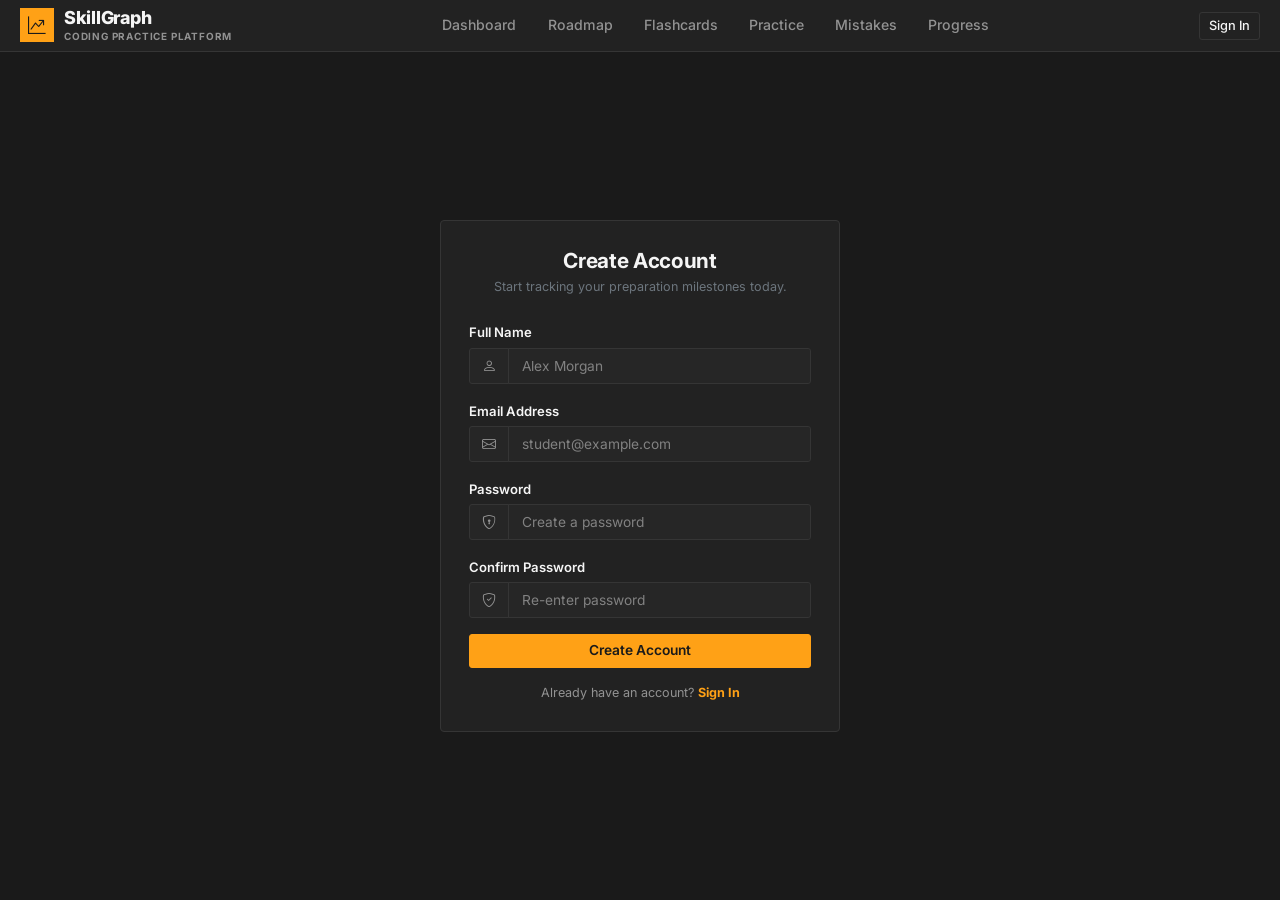
<file: register.html>
<!DOCTYPE html>
<html lang="en">
<head>
  <meta charset="UTF-8">
  <meta name="viewport" content="width=device-width, initial-scale=1.0">
  <title>Create Account — SkillGraph</title>
  <meta name="description" content="Register for SkillGraph to track your coding roadmap, flashcards, practice, and mistakes.">
  <link rel="preconnect" href="https://fonts.googleapis.com">
  <link rel="preconnect" href="https://fonts.gstatic.com" crossorigin>
  <link href="https://fonts.googleapis.com/css2?family=Inter:wght@400;500;600;700;800&family=Fira+Code:wght@400;500&display=swap" rel="stylesheet">
  <link href="https://cdn.jsdelivr.net/npm/bootstrap@5.3.3/dist/css/bootstrap.min.css" rel="stylesheet">
  <link href="https://cdn.jsdelivr.net/npm/bootstrap-icons@1.11.3/font/bootstrap-icons.min.css" rel="stylesheet">
  <link rel="stylesheet" href="style.css">
</head>
<body>
  <header class="app-header">
    <div class="header-inner">
      <div class="header-left">
        <button class="mobile-nav-toggle" id="mobile-nav-toggle" aria-label="Toggle Navigation"><i class="bi bi-list"></i></button>
        <a href="index.html" class="brand-link">
          <div class="brand-icon"><i class="bi bi-graph-up-arrow"></i></div>
          <div class="brand-text">
            <span class="brand-name">SkillGraph</span>
            <span class="brand-sub">CODING PRACTICE PLATFORM</span>
          </div>
        </a>
      </div>
      <nav class="header-nav" id="header-nav">
        <a href="index.html" class="nav-link">Dashboard</a>
        <a href="roadmap.html" class="nav-link">Roadmap</a>
        <a href="flashcards.html" class="nav-link">Flashcards</a>
        <a href="practice.html" class="nav-link">Practice</a>
        <a href="mistakes.html" class="nav-link">Mistakes</a>
        <a href="progress.html" class="nav-link">Progress</a>
      </nav>
      <div class="header-right">
        <a href="login.html" class="btn btn-outline btn-sm">Sign In</a>
      </div>
    </div>
  </header>

  <main class="auth-wrapper">
    <div class="auth-card">
      <div class="auth-brand">
        <h2 class="fw-bold mb-1">Create Account</h2>
        <p class="small text-secondary mb-0">Start tracking your preparation milestones today.</p>
      </div>

      <form id="register-form">
        <div class="mb-3">
          <label for="name" class="form-label">Full Name</label>
          <div class="input-group">
            <span class="input-group-text"><i class="bi bi-person"></i></span>
            <input type="text" class="form-control" id="name" placeholder="Alex Morgan" required autocomplete="name">
          </div>
        </div>

        <div class="mb-3">
          <label for="email" class="form-label">Email Address</label>
          <div class="input-group">
            <span class="input-group-text"><i class="bi bi-envelope"></i></span>
            <input type="email" class="form-control" id="email" placeholder="student@example.com" required autocomplete="email">
          </div>
        </div>

        <div class="mb-3">
          <label for="password" class="form-label mb-1">Password</label>
          <div class="input-group">
            <span class="input-group-text"><i class="bi bi-shield-lock"></i></span>
            <input type="password" class="form-control" id="password" placeholder="Create a password" required autocomplete="new-password">
          </div>
        </div>

        <div class="mb-3">
          <label for="confirm-password" class="form-label mb-1">Confirm Password</label>
          <div class="input-group">
            <span class="input-group-text"><i class="bi bi-shield-check"></i></span>
            <input type="password" class="form-control" id="confirm-password" placeholder="Re-enter password" required autocomplete="new-password">
          </div>
        </div>

        <button type="submit" class="btn btn-primary w-100 justify-content-center py-2 mb-3">Create Account</button>

        <p class="text-center small mb-0">Already have an account? <a href="login.html" class="fw-bold">Sign In</a></p>
      </form>
    </div>
  </main>

  <div id="toast-container"></div>
  <script src="https://cdn.jsdelivr.net/npm/bootstrap@5.3.3/dist/js/bootstrap.bundle.min.js"></script>
  <script src="script.js"></script>
</body>
</html>
</file>
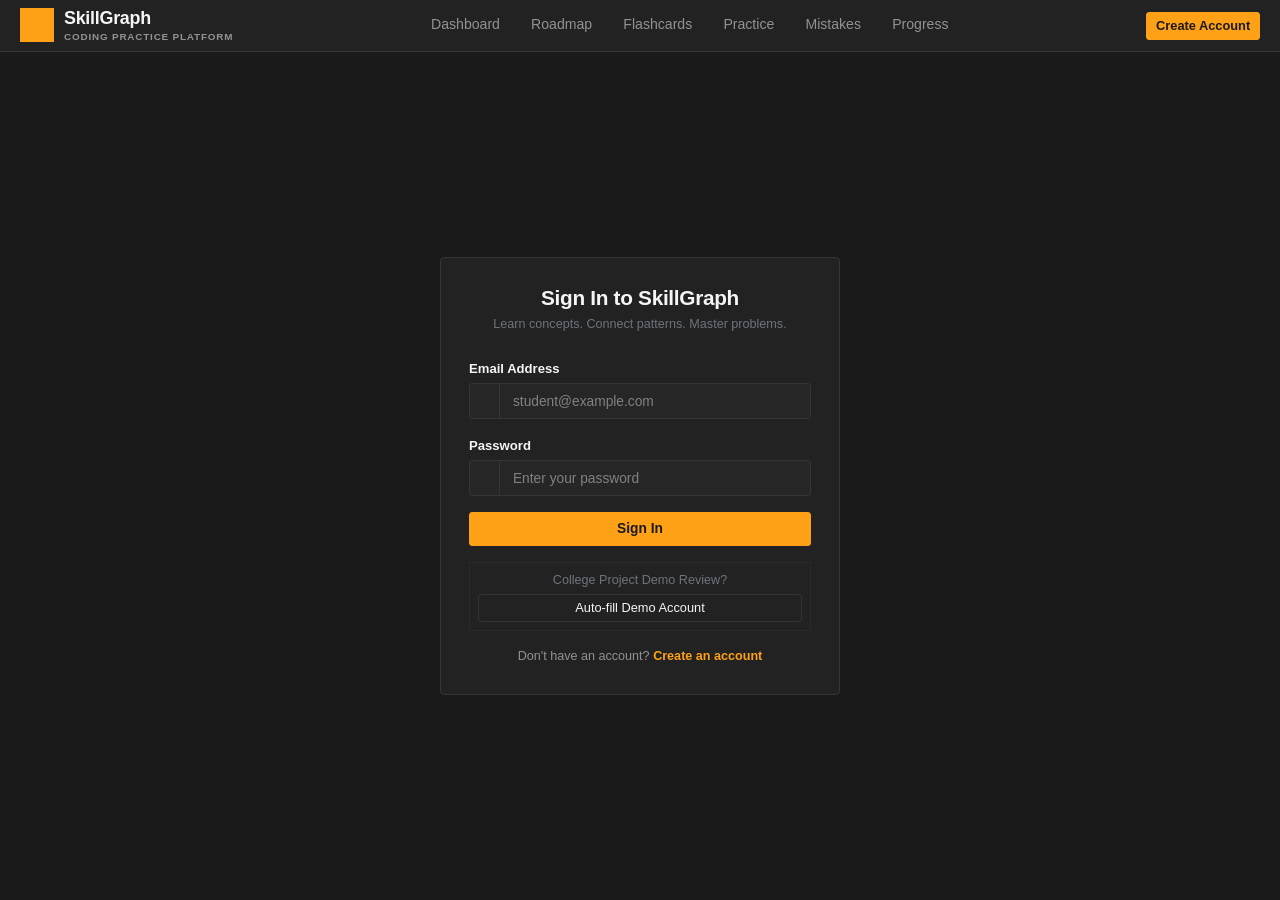
<file: roadmap.html>
<!DOCTYPE html>
<html lang="en">
<head>
  <meta charset="UTF-8">
  <meta name="viewport" content="width=device-width, initial-scale=1.0">
  <title>Learning Roadmap — SkillGraph</title>
  <link rel="preconnect" href="https://fonts.googleapis.com">
  <link rel="preconnect" href="https://fonts.gstatic.com" crossorigin>
  <link href="https://fonts.googleapis.com/css2?family=Inter:wght@400;500;600;700;800&family=Fira+Code:wght@400;500&display=swap" rel="stylesheet">
  <link href="https://cdn.jsdelivr.net/npm/bootstrap@5.3.3/dist/css/bootstrap.min.css" rel="stylesheet">
  <link href="https://cdn.jsdelivr.net/npm/bootstrap-icons@1.11.3/font/bootstrap-icons.min.css" rel="stylesheet">
  <link rel="stylesheet" href="style.css">
</head>
<body>
  <header class="app-header">
    <div class="header-inner">
      <div class="header-left">
        <button class="mobile-nav-toggle" id="mobile-nav-toggle" aria-label="Toggle Navigation"><i class="bi bi-list"></i></button>
        <a href="index.html" class="brand-link">
          <div class="brand-icon"><i class="bi bi-graph-up-arrow"></i></div>
          <div class="brand-text">
            <span class="brand-name">SkillGraph</span>
            <span class="brand-sub">CODING PRACTICE PLATFORM</span>
          </div>
        </a>
      </div>
      <nav class="header-nav" id="header-nav">
        <a href="index.html" class="nav-link">Dashboard</a>
        <a href="roadmap.html" class="nav-link active">Roadmap</a>
        <a href="flashcards.html" class="nav-link">Flashcards</a>
        <a href="practice.html" class="nav-link">Practice</a>
        <a href="mistakes.html" class="nav-link">Mistakes</a>
        <a href="progress.html" class="nav-link">Progress</a>
      </nav>
      <div class="header-right">
        <button class="btn btn-outline btn-sm logout-btn auth-only" type="button">Sign Out</button>
        <a href="login.html" class="btn btn-primary btn-sm guest-only" style="display:none;">Sign In</a>
      </div>
    </div>
  </header>

  <main class="app-main">
    <div class="main-container">
      <div class="d-flex justify-content-between align-items-center flex-wrap gap-2 mb-3">
        <div>
          <h2 class="fw-bold mb-1">Learning Roadmap</h2>
          <p class="text-secondary mb-0">Check off daily tasks across 12 structured programming tracks.</p>
        </div>
        <div>
          <span class="badge badge-starter me-2">Core</span>
          <span class="badge badge-custom">Custom</span>
        </div>
      </div>
      <div id="roadmap-accordion">
        <div class="text-center py-5"><div class="spinner-border text-warning" role="status"></div></div>
      </div>
    </div>
  </main>

  <div class="modal fade" id="addTopicModal" tabindex="-1" aria-hidden="true">
    <div class="modal-dialog">
      <div class="modal-content">
        <form id="form-add-topic">
          <div class="modal-header"><h5 class="modal-title fw-bold">Add Custom Topic</h5><button type="button" class="btn-close" data-bs-dismiss="modal"></button></div>
          <div class="modal-body">
            <input type="hidden" id="add-topic-track-id">
            <div class="mb-2"><span class="small text-secondary">Track: </span><strong id="add-topic-track-name"></strong></div>
            <div class="mb-3"><label class="form-label">Topic Title</label><input type="text" class="form-control" id="add-topic-title" required></div>
            <div class="mb-3"><label class="form-label">Description (Optional)</label><textarea class="form-control" id="add-topic-desc" rows="2"></textarea></div>
          </div>
          <div class="modal-footer"><button type="button" class="btn btn-outline" data-bs-dismiss="modal">Cancel</button><button type="submit" class="btn btn-primary">Add Topic</button></div>
        </form>
      </div>
    </div>
  </div>

  <div class="modal fade" id="editTopicModal" tabindex="-1" aria-hidden="true">
    <div class="modal-dialog">
      <div class="modal-content">
        <form id="form-edit-topic">
          <div class="modal-header"><h5 class="modal-title fw-bold">Edit Topic</h5><button type="button" class="btn-close" data-bs-dismiss="modal"></button></div>
          <div class="modal-body">
            <input type="hidden" id="edit-topic-id">
            <div class="mb-3"><label class="form-label">Topic Title</label><input type="text" class="form-control" id="edit-topic-title" required></div>
            <div class="mb-3"><label class="form-label">Description</label><textarea class="form-control" id="edit-topic-desc" rows="2"></textarea></div>
          </div>
          <div class="modal-footer"><button type="button" class="btn btn-outline" data-bs-dismiss="modal">Cancel</button><button type="submit" class="btn btn-primary">Save Changes</button></div>
        </form>
      </div>
    </div>
  </div>

  <div class="modal fade" id="addTaskModal" tabindex="-1" aria-hidden="true">
    <div class="modal-dialog">
      <div class="modal-content">
        <form id="form-add-task">
          <div class="modal-header"><h5 class="modal-title fw-bold">Add Subtask</h5><button type="button" class="btn-close" data-bs-dismiss="modal"></button></div>
          <div class="modal-body">
            <input type="hidden" id="add-task-topic-id" name="topic_id">
            <div class="mb-2"><span class="small text-secondary">Topic: </span><strong id="add-task-topic-name"></strong></div>
            <div class="mb-3"><label class="form-label">Subtask Title</label><input type="text" class="form-control" id="add-task-title" name="title" required></div>
          </div>
          <div class="modal-footer"><button type="button" class="btn btn-outline" data-bs-dismiss="modal">Cancel</button><button type="submit" class="btn btn-primary">Add Task</button></div>
        </form>
      </div>
    </div>
  </div>

  <div class="modal fade" id="editTaskModal" tabindex="-1" aria-hidden="true">
    <div class="modal-dialog">
      <div class="modal-content">
        <form id="form-edit-task">
          <div class="modal-header"><h5 class="modal-title fw-bold">Edit Subtask</h5><button type="button" class="btn-close" data-bs-dismiss="modal"></button></div>
          <div class="modal-body">
            <input type="hidden" id="edit-task-id">
            <div class="mb-3"><label class="form-label">Subtask Title</label><input type="text" class="form-control" id="edit-task-title" required></div>
          </div>
          <div class="modal-footer"><button type="button" class="btn btn-outline" data-bs-dismiss="modal">Cancel</button><button type="submit" class="btn btn-primary">Save Changes</button></div>
        </form>
      </div>
    </div>
  </div>

  <div id="toast-container"></div>
  <script src="https://cdn.jsdelivr.net/npm/bootstrap@5.3.3/dist/js/bootstrap.bundle.min.js"></script>
  <script src="script.js"></script>
</body>
</html>
</file>
<file: style.css>
:root {
  color-scheme: dark;
  --bg-page: #1A1A1A; --bg-card: #222222; --bg-card-hover: #303030; --bg-card-subtle: #262626;
  --bg-input: #262626; --bg-header: #222222; --bg-modal: #222222;
  --accent-primary: #FFA116; --accent-hover: #FFB23E; --accent-active: #E59114;
  --accent-subtle: rgba(255, 161, 22, 0.12); --accent-border: rgba(255, 161, 22, 0.35);
  --text-main: #F5F5F5; --text-secondary: #929292; --text-muted: #737373; --text-inverse: #1A1A1A;
  --border-color: #353535; --border-subtle: #2A2A2A;
  --status-easy: #00B8A9; --status-easy-bg: rgba(0, 184, 169, 0.12);
  --status-medium: #FFA116; --status-medium-bg: rgba(255, 161, 22, 0.12);
  --status-hard: #F05252; --status-hard-bg: rgba(240, 82, 82, 0.12);
  --status-info: #3898EC; --status-info-bg: rgba(56, 152, 236, 0.12);
  --status-solved: #00B8A9; --status-solved-bg: rgba(0, 184, 169, 0.12);
  --status-attempted: #FFA116; --status-attempted-bg: rgba(255, 161, 22, 0.12);
  --status-unstarted: #929292; --status-unstarted-bg: rgba(146, 146, 146, 0.12);
  --header-height: 52px; --transition-fast: 0.12s ease; --transition-normal: 0.2s ease;
  --radius-sm: 2px; --radius-md: 3px; --radius-lg: 4px;
  --bs-border-color: #353535; --bs-border-color-subtle: #2A2A2A;
  --bs-body-bg: #1A1A1A; --bs-body-color: #F5F5F5;
}

*, *::before, *::after { box-sizing: border-box; }
.rounded, .rounded-1, .rounded-2, .rounded-3, .rounded-4, .rounded-5, .rounded-circle, .rounded-pill { border-radius: 0 !important; }
.border, .border-top, .border-bottom, .border-start, .border-end { border-color: var(--border-color) !important; }
.border-subtle { border-color: var(--border-subtle) !important; }

.card, .card-skill, .stat-card, .stat-widget, .track-card, .track-accordion-item, .topic-box, .mistake-card,
.flashcard-object, .flashcard-face, .platform-card, .platform-pill-card, .modal-content,
.auth-card, .empty-state, .toast-msg, .skill-toast { border-radius: var(--radius-lg); }

.btn, .btn-primary, .btn-primary-skill, .btn-outline, .btn-outline-skill, .btn-sm, .btn-sm-skill,
.form-control, .form-select, .input-group-text, .practice-status-select,
.mobile-nav-toggle, .dropdown-menu, .mistake-section,
.stat-icon { border-radius: var(--radius-md); }

.badge, .badge-skill, .track-num, .track-num-badge, .progress, .progress-skill, .progress-bar, .progress-bar-skill,
.task-checkbox, .form-check-input { border-radius: var(--radius-sm); }

.app-header, .header-nav .nav-link, .brand-icon, .brand-logo { border-radius: 0; }

body {
  margin: 0; padding: 0;
  font-family: 'Inter', -apple-system, BlinkMacSystemFont, 'Segoe UI', Roboto, sans-serif;
  font-size: 0.9rem; line-height: 1.5;
  background-color: var(--bg-page); color: var(--text-main);
  min-height: 100vh; -webkit-font-smoothing: antialiased;
}

h1, h2, h3, h4, h5, h6 { color: var(--text-main); font-weight: 700; margin-top: 0; letter-spacing: -0.015em; }
h1 { font-size: 1.45rem; } h2 { font-size: 1.3rem; } h3 { font-size: 1.15rem; } h4 { font-size: 1.05rem; } h5 { font-size: 0.95rem; }
p { color: var(--text-secondary); margin-bottom: 0.75rem; font-size: 0.88rem; }
a { color: var(--accent-primary); text-decoration: none; transition: color var(--transition-fast); }
a:hover { color: var(--accent-hover); }
code, pre { font-family: 'Fira Code', 'JetBrains Mono', Consolas, monospace; }
code { background-color: var(--accent-subtle); color: var(--accent-primary); padding: 0.12em 0.35em; font-size: 0.85em; }

.app-header {
  position: sticky; top: 0; z-index: 1030;
  height: var(--header-height); background-color: var(--bg-header);
  border-bottom: 1px solid var(--border-color); width: 100%;
}
.header-inner {
  max-width: 1360px; margin: 0 auto; padding: 0 1.25rem; height: 100%;
  display: flex; align-items: center; justify-content: space-between; gap: 1rem;
}
.header-left { display: flex; align-items: center; gap: 0.75rem; flex-shrink: 0; }
.mobile-nav-toggle {
  display: none; background: transparent; border: 1px solid var(--border-color);
  color: var(--text-main); width: 32px; height: 32px; align-items: center;
  justify-content: center; cursor: pointer; font-size: 1.1rem;
}
.navbar-brand, .brand-link {
  display: inline-flex; align-items: center; gap: 10px; color: var(--text-main);
  text-decoration: none; flex-shrink: 0; user-select: none;
}
.navbar-brand:hover, .brand-link:hover { color: var(--text-main); text-decoration: none; }
.brand-logo, .brand-icon {
  width: 34px; height: 34px; background-color: var(--accent-primary); color: #1A1A1A;
  display: flex; align-items: center; justify-content: center; font-size: 1.1rem;
  font-weight: 800; flex-shrink: 0; border-radius: 0; line-height: 1;
}
.brand-text { display: flex; flex-direction: column; justify-content: center; line-height: 1.15; }
.brand-title, .brand-name {
  margin: 0; font-size: 1.12rem; font-weight: 800; color: var(--text-main);
  line-height: 1.15; letter-spacing: -0.015em;
}
.brand-subtitle, .brand-sub {
  margin: 2px 0 0; font-size: 0.62rem; font-weight: 700; color: var(--text-secondary);
  letter-spacing: 0.8px; line-height: 1.15; text-transform: uppercase;
}

.header-nav { display: flex; align-items: center; gap: 0.25rem; height: 100%; }
.header-nav .nav-link {
  color: var(--text-secondary); font-size: 0.88rem; font-weight: 500;
  padding: 0 0.85rem; height: var(--header-height); display: inline-flex;
  align-items: center; border-bottom: 2px solid transparent; transition: all var(--transition-fast);
}
.header-nav .nav-link:hover { color: var(--text-main); }
.header-nav .nav-link.active {
  color: var(--accent-primary); border-bottom-color: var(--accent-primary); font-weight: 600;
}
.header-right { display: flex; align-items: center; gap: 0.65rem; flex-shrink: 0; }
.user-display-name { font-size: 0.82rem; font-weight: 600; color: var(--text-main); }

.app-main { width: 100%; min-height: calc(100vh - var(--header-height)); background-color: var(--bg-page); }
.main-container { max-width: 1360px; margin: 0 auto; padding: 1.5rem 1.25rem 3.5rem; width: 100%; }

.card, .card-skill {
  background-color: var(--bg-card); border: 1px solid var(--border-color);
  box-shadow: none; padding: 1.1rem 1.25rem; margin-bottom: 1rem;
}
.card-header, .card-skill-header {
  display: flex; align-items: center; justify-content: space-between;
  margin-bottom: 0.85rem; border-bottom: 1px solid var(--border-subtle);
  padding: 0 0 0.55rem 0; background: transparent;
}
.card-title, .card-skill-title {
  font-size: 0.95rem; font-weight: 700; margin: 0;
  display: flex; align-items: center; gap: 0.45rem; color: var(--text-main);
}

.stat-card, .stat-widget {
  background-color: var(--bg-card); border: 1px solid var(--border-color);
  padding: 0.85rem 1rem; display: flex; align-items: center; gap: 0.85rem;
  box-shadow: none; transition: border-color var(--transition-fast);
}
.stat-card:hover, .stat-widget:hover { border-color: var(--accent-border); }
.stat-icon {
  width: 38px; height: 38px; display: flex; align-items: center; justify-content: center;
  font-size: 1.2rem; flex-shrink: 0; border: 1px solid transparent;
}
.stat-icon.accent { background: var(--accent-subtle); color: var(--accent-primary); border-color: var(--accent-border); }
.stat-icon.success { background: var(--status-easy-bg); color: var(--status-easy); border-color: rgba(0, 184, 163, 0.3); }
.stat-icon.info { background: var(--status-info-bg); color: var(--status-info); border-color: rgba(0, 122, 255, 0.3); }
.stat-icon.danger { background: var(--status-hard-bg); color: var(--status-hard); border-color: rgba(239, 71, 67, 0.3); }
.stat-data h3 { font-size: 1.35rem; margin: 0; font-weight: 800; line-height: 1.15; }
.stat-data p { font-size: 0.74rem; margin: 0; color: var(--text-secondary); text-transform: uppercase; letter-spacing: 0.04em; }

.btn-primary, .btn-primary-skill {
  background-color: var(--accent-primary); border: 1px solid var(--accent-primary);
  color: #1A1A1A; font-weight: 600; padding: 0.4rem 0.9rem; font-size: 0.86rem;
  display: inline-flex; align-items: center; gap: 0.4rem; height: 34px;
  transition: all var(--transition-fast); box-shadow: none;
}
.btn-primary:hover, .btn-primary:focus, .btn-primary-skill:hover, .btn-primary-skill:focus {
  background-color: var(--accent-hover); border-color: var(--accent-hover); color: #1A1A1A;
}
.btn-outline, .btn-outline-skill {
  background-color: transparent; border: 1px solid var(--border-color);
  color: var(--text-main); font-weight: 500; padding: 0.4rem 0.85rem; font-size: 0.86rem;
  display: inline-flex; align-items: center; gap: 0.4rem; height: 34px;
  transition: all var(--transition-fast);
}
.btn-outline:hover, .btn-outline:focus, .btn-outline-skill:hover, .btn-outline-skill:focus {
  background-color: var(--bg-card-subtle); color: var(--accent-primary); border-color: var(--accent-primary);
}
.btn-sm, .btn-sm-skill { padding: 0.22rem 0.55rem; font-size: 0.8rem; height: 28px; }

.badge, .badge-skill {
  font-size: 0.72rem; font-weight: 600; padding: 0.22em 0.55em;
  display: inline-flex; align-items: center; gap: 0.25rem; border: 1px solid transparent;
}
.badge-easy, .badge-solved { background: var(--status-easy-bg); color: var(--status-easy); border-color: rgba(0, 184, 163, 0.3); }
.badge-medium { background: var(--status-medium-bg); color: var(--status-medium); border-color: rgba(255, 184, 0, 0.3); }
.badge-hard { background: var(--status-hard-bg); color: var(--status-hard); border-color: rgba(239, 71, 67, 0.3); }
.badge-attempted { background: var(--status-attempted-bg); color: var(--status-attempted); border-color: var(--accent-border); }
.badge-notstarted { background: var(--status-unstarted-bg); color: var(--text-muted); border-color: var(--border-color); }
.badge-starter { background: var(--accent-subtle); color: var(--accent-primary); border-color: var(--accent-border); }
.badge-custom { background: rgba(139, 92, 246, 0.12); color: #8B5CF6; border-color: rgba(139, 92, 246, 0.3); }

.form-label { color: var(--text-main); font-size: 0.82rem; font-weight: 600; margin-bottom: 0.3rem; }
.form-control, .form-select {
  background-color: var(--bg-input); border: 1px solid var(--border-color);
  color: var(--text-main); padding: 0.42rem 0.8rem; font-size: 0.86rem;
  box-shadow: none; height: 36px;
}
.form-select {
  background-image: url("data:image/svg+xml,%3csvg xmlns='http://www.w3.org/2000/svg' viewBox='0 0 16 16'%3e%3cpath fill='none' stroke='%23929292' stroke-linecap='round' stroke-linejoin='round' stroke-width='2' d='m2 5 6 6 6-6'/%3e%3c/svg%3e");
  background-repeat: no-repeat;
  background-position: right 0.75rem center;
  background-size: 14px 10px;
  padding-right: 2rem;
  cursor: pointer;
}
.form-select option {
  background-color: var(--bg-card);
  color: var(--text-main);
}
textarea.form-control { height: auto; }
.form-control:focus, .form-select:focus {
  background-color: var(--bg-input); border-color: var(--accent-primary) !important;
  box-shadow: 0 0 0 1px var(--accent-primary) !important; color: var(--text-main); outline: none;
}
.btn:focus-visible { outline: 2px solid var(--accent-primary) !important; outline-offset: 1px; }
.input-group-text {
  background-color: var(--bg-card-subtle);
  border: 1px solid var(--border-color);
  color: var(--text-secondary);
  font-size: 0.88rem;
  height: 36px;
  display: flex;
  align-items: center;
}
.form-control::placeholder,
textarea.form-control::placeholder {
  color: var(--text-secondary);
  opacity: 0.85;
}
.modal-content { background-color: var(--bg-modal); border: 1px solid var(--border-color); color: var(--text-main); box-shadow: 0 8px 24px rgba(0, 0, 0, 0.3); }
.modal-header, .modal-footer { border-color: var(--border-subtle); padding: 0.75rem 1.15rem; }
.btn-close { filter: invert(1) grayscale(100%) brightness(200%); }

.table, .table-skill { width: 100%; color: var(--text-main); border-collapse: collapse; font-size: 0.86rem; }
.table th, .table-skill th {
  background-color: var(--bg-card-subtle); color: var(--text-secondary); font-size: 0.72rem;
  text-transform: uppercase; font-weight: 700; letter-spacing: 0.05em;
  padding: 0.6rem 0.85rem; border-bottom: 1px solid var(--border-color);
}
.table td, .table-skill td { padding: 0.65rem 0.85rem; border-bottom: 1px solid var(--border-subtle); vertical-align: middle; }
.table tr:hover td, .table-skill tr:hover td { background-color: var(--bg-card-hover); }

.progress, .progress-skill {
  height: 6px; background-color: var(--bg-card-subtle);
  border: 1px solid var(--border-subtle); overflow: hidden;
}
.progress-bar, .progress-bar-skill {
  background-color: var(--accent-primary); height: 100%; transition: width 0.3s ease;
}

.track-card, .track-accordion-item {
  background-color: var(--bg-card); border: 1px solid var(--border-color);
  margin-bottom: 0.85rem; overflow: hidden;
}
.track-header {
  padding: 0.85rem 1.15rem; cursor: pointer; display: flex; align-items: center;
  justify-content: space-between; user-select: none; transition: background-color var(--transition-fast);
}
.track-header:hover { background-color: var(--bg-card-hover); }
.track-title-wrap { display: flex; align-items: center; gap: 0.75rem; flex-shrink: 0; }
.track-num, .track-num-badge {
  width: 26px; height: 26px; background: var(--accent-subtle); color: var(--accent-primary);
  border: 1px solid var(--accent-border); font-weight: 700; display: flex;
  align-items: center; justify-content: center; font-size: 0.78rem;
}
.topic-box { background-color: var(--bg-card-subtle); border: 1px solid var(--border-subtle); padding: 0.85rem; margin-bottom: 0.65rem; }
.task-checklist-item {
  display: flex; align-items: center; justify-content: space-between;
  padding: 0.35rem 0.5rem; border-bottom: 1px solid var(--border-subtle);
}
.task-checklist-item:last-child { border-bottom: none; }
.task-checklist-item:hover { background-color: var(--bg-card); }
.task-check-label { display: flex; align-items: center; gap: 0.55rem; cursor: pointer; flex: 1; margin: 0; font-size: 0.88rem; }
.task-checkbox { width: 16px; height: 16px; accent-color: var(--accent-primary); cursor: pointer; }
.task-completed .task-text { text-decoration: line-through; color: var(--text-muted); }

.topic-resources { user-select: none; }
.topic-resources-summary {
  cursor: pointer; list-style: none; display: flex; align-items: center; justify-content: space-between;
}
.topic-resources-summary::-webkit-details-marker { display: none; }
.topic-resources-summary::after {
  content: '\F282'; font-family: 'bootstrap-icons'; font-size: 0.72rem;
  color: var(--text-muted); transition: transform var(--transition-fast);
}
.topic-resources[open] .topic-resources-summary::after { transform: rotate(180deg); }
.topic-resource-row {
  display: flex; align-items: center; justify-content: space-between; gap: 0.5rem;
  padding: 0.35rem 0.65rem; background-color: var(--bg-card);
  border: 1px solid var(--border-subtle); border-radius: var(--radius-sm);
  transition: border-color var(--transition-fast);
}
.topic-resource-row:hover { border-color: var(--accent-border); }
.fs-7 { font-size: 0.8rem !important; }
.fs-8 { font-size: 0.72rem !important; }

.flashcard-scene { perspective: 1200px; width: 100%; max-width: 680px; height: 300px; margin: 0 auto 1rem; }
.flashcard-object {
  width: 100%; height: 100%; position: relative; -webkit-transform-style: preserve-3d;
  transform-style: preserve-3d; transition: transform 0.45s cubic-bezier(0.4, 0, 0.2, 1); cursor: pointer;
}
.flashcard-object.is-flipped { transform: rotateY(180deg); -webkit-transform: rotateY(180deg); }
.flashcard-face {
  position: absolute; inset: 0; width: 100%; height: 100%;
  -webkit-backface-visibility: hidden; backface-visibility: hidden;
  border: 1px solid var(--border-color); padding: 1.5rem;
  display: flex; flex-direction: column; justify-content: space-between;
  background-color: var(--bg-card); box-shadow: none;
}
.flashcard-face-front { border-top: 3px solid var(--accent-primary); transform: rotateY(0deg); -webkit-transform: rotateY(0deg); z-index: 2; }
.flashcard-face-back { transform: rotateY(180deg); -webkit-transform: rotateY(180deg); border-top: 3px solid var(--status-easy); z-index: 1; }
.flashcard-content-text {
  font-size: 1.15rem; font-weight: 600; color: var(--text-main); text-align: center;
  margin: auto 0; max-height: 160px; overflow-y: auto; line-height: 1.5; word-break: break-word;
}
.flashcard-hint {
  font-size: 0.76rem; color: var(--text-muted); text-align: center;
  display: flex; align-items: center; justify-content: center; gap: 0.35rem;
}

.practice-status-select {
  width: 125px; height: 28px; font-size: 0.78rem; font-weight: 600;
  padding: 0.15rem 1.6rem 0.15rem 0.55rem; background-position: right 0.5rem center;
  background-size: 10px 8px; cursor: pointer;
}
.practice-status-select.status-solved { color: var(--status-easy); border-color: rgba(0, 184, 169, 0.45); }
.practice-status-select.status-attempted { color: var(--status-medium); border-color: rgba(255, 161, 22, 0.45); }
.practice-status-select.status-unstarted { color: var(--text-secondary); border-color: var(--border-color); }
.platform-quick-links { display: grid; grid-template-columns: repeat(auto-fit, minmax(170px, 1fr)); gap: 0.65rem; }
.platform-card, .platform-pill-card {
  background-color: var(--bg-card); border: 1px solid var(--border-color);
  padding: 0.65rem 0.85rem; display: flex; align-items: center; justify-content: space-between;
  color: var(--text-main); font-weight: 600; font-size: 0.85rem; transition: border-color var(--transition-fast);
}
.platform-card:hover, .platform-pill-card:hover { border-color: var(--accent-primary); color: var(--accent-primary); }

.mistake-card {
  background-color: var(--bg-card); border: 1px solid var(--border-color);
  padding: 1rem 1.15rem; margin-bottom: 0.85rem; transition: border-color var(--transition-fast);
}
.mistake-card.revised { border-left: 3px solid var(--status-easy); }
.mistake-card.pending { border-left: 3px solid var(--status-hard); }
.mistake-section { padding: 0.6rem 0.85rem; background-color: var(--bg-card-subtle); border: 1px solid var(--border-subtle); }
.mistake-section-label {
  display: flex; align-items: center; gap: 0.35rem; font-size: 0.72rem;
  font-weight: 700; text-transform: uppercase; letter-spacing: 0.05em; margin-bottom: 0.35rem;
}
.mistake-section-label.label-wrong { color: var(--status-hard); }
.mistake-section-label.label-correct { color: var(--status-easy); }
.mistake-section-text { color: var(--text-main); font-size: 0.86rem; line-height: 1.5; margin: 0; white-space: pre-line; }

.auth-wrapper {
  min-height: calc(100vh - var(--header-height)); display: flex; align-items: center;
  justify-content: center; padding: 2rem 1rem; background-color: var(--bg-page);
}
.auth-card {
  width: 100%; max-width: 400px; background-color: var(--bg-card);
  border: 1px solid var(--border-color); padding: 1.75rem; box-shadow: none;
}
.auth-brand { text-align: center; margin-bottom: 1.5rem; }

#toast-container {
  position: fixed; bottom: 1.25rem; right: 1.25rem; z-index: 1100;
  display: flex; flex-direction: column; gap: 0.45rem; max-width: 360px;
}
.toast-msg, .skill-toast {
  background-color: var(--bg-card); color: var(--text-main); border: 1px solid var(--border-color);
  padding: 0.65rem 0.9rem; box-shadow: 0 4px 12px rgba(0,0,0,0.15);
  display: flex; align-items: center; gap: 0.6rem; font-size: 0.85rem;
  animation: toastSlideIn 0.25s ease;
}
.toast-msg.success, .skill-toast.success { border-left: 3px solid var(--status-easy); }
.toast-msg.error, .skill-toast.error { border-left: 3px solid var(--status-hard); }
.toast-msg.info, .skill-toast.info { border-left: 3px solid var(--accent-primary); }
@keyframes toastSlideIn {
  from { transform: translateX(100%); opacity: 0; }
  to { transform: translateX(0); opacity: 1; }
}

.empty-state { text-align: center; padding: 2.25rem 1.25rem; color: var(--text-secondary); }
.empty-state i { font-size: 2.4rem; color: var(--text-muted); margin-bottom: 0.5rem; display: inline-block; }
.empty-state h4 { font-size: 1.05rem; color: var(--text-main); margin-bottom: 0.25rem; }

@media (max-width: 991.98px) {
  .mobile-nav-toggle { display: inline-flex; }
  .header-nav {
    display: none; position: absolute; top: var(--header-height); left: 0; right: 0;
    background-color: var(--bg-card); border-bottom: 1px solid var(--border-color);
    flex-direction: column; align-items: stretch; padding: 0.5rem 1rem; gap: 0.2rem;
    height: auto; z-index: 1050; box-shadow: 0 8px 16px rgba(0,0,0,0.25);
  }
  .header-nav.show-mobile { display: flex; }
  .header-nav .nav-link { height: 38px; padding: 0 0.75rem; border-bottom: none; border-left: 3px solid transparent; }
  .header-nav .nav-link.active { border-left-color: var(--accent-primary); background-color: var(--accent-subtle); }
  .user-display-name { display: none; }
  .main-container { padding: 1rem 0.85rem 2.5rem; }
}
</file>
